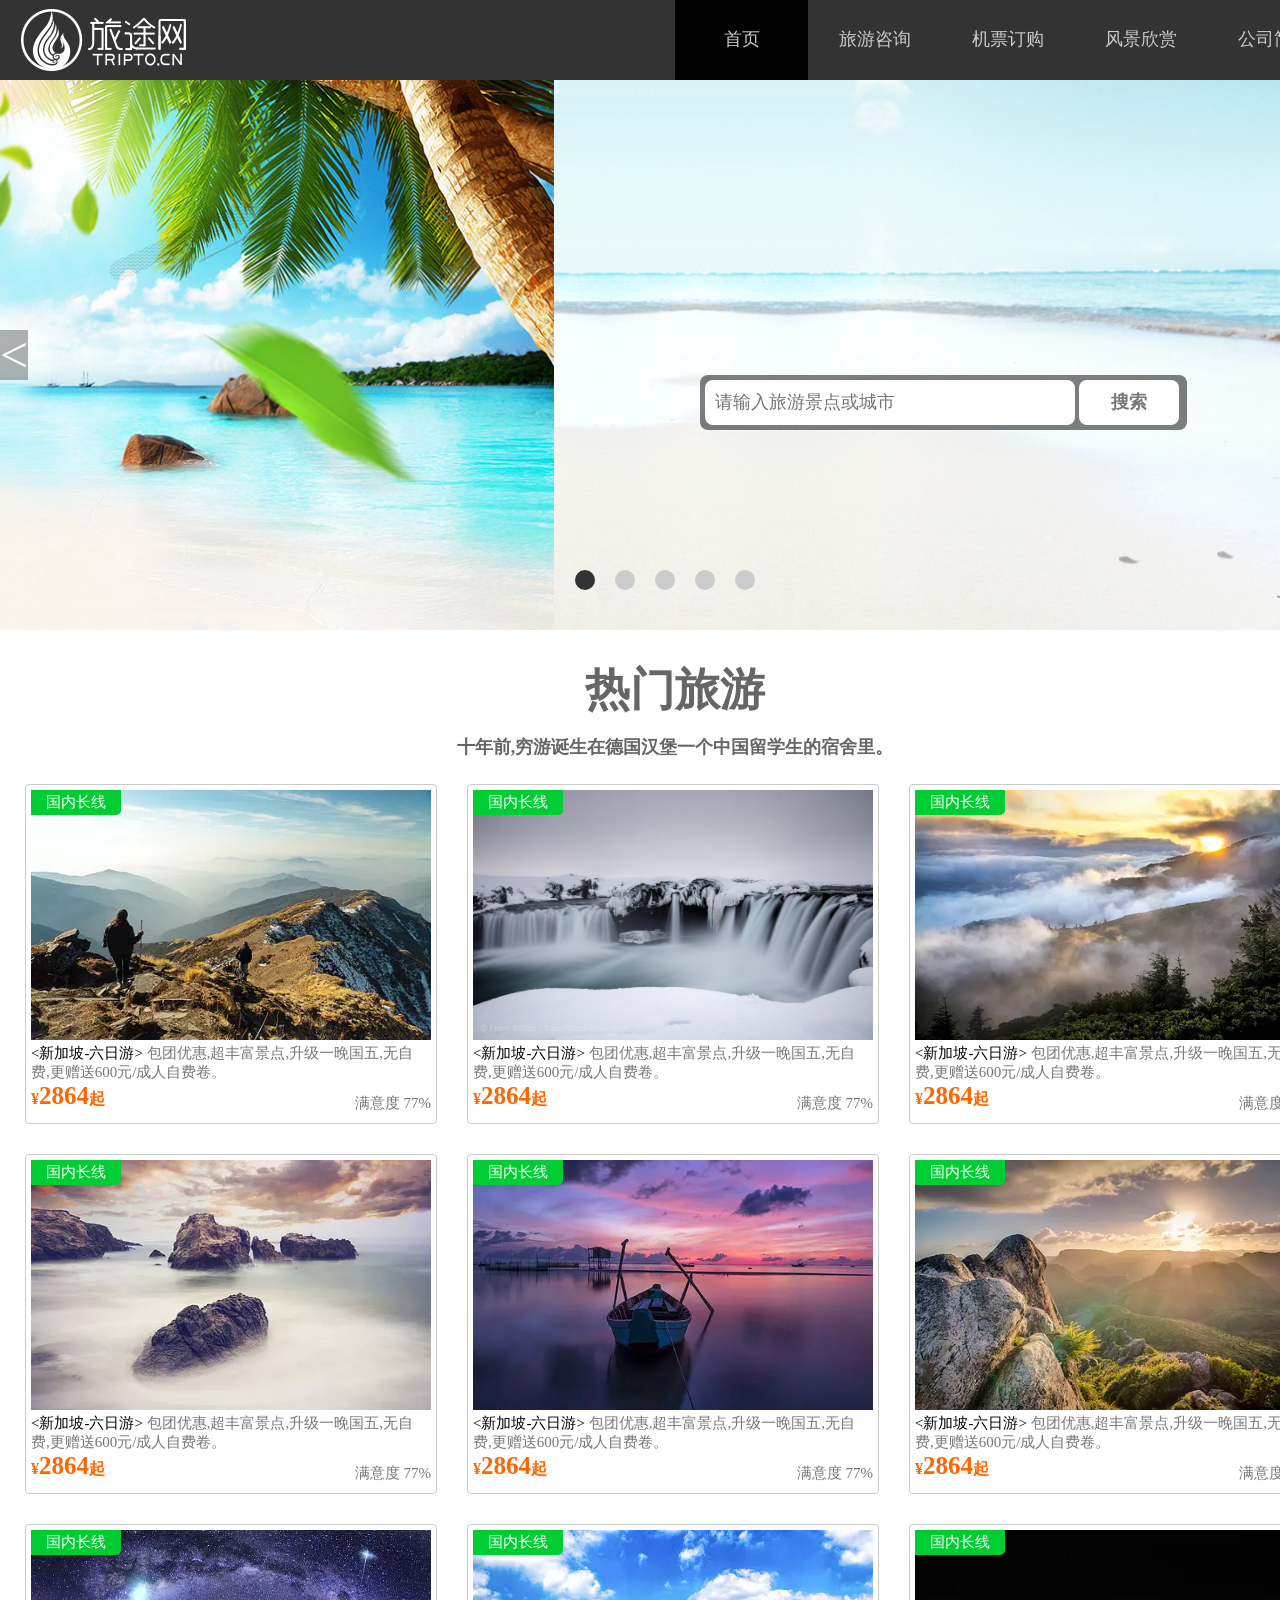
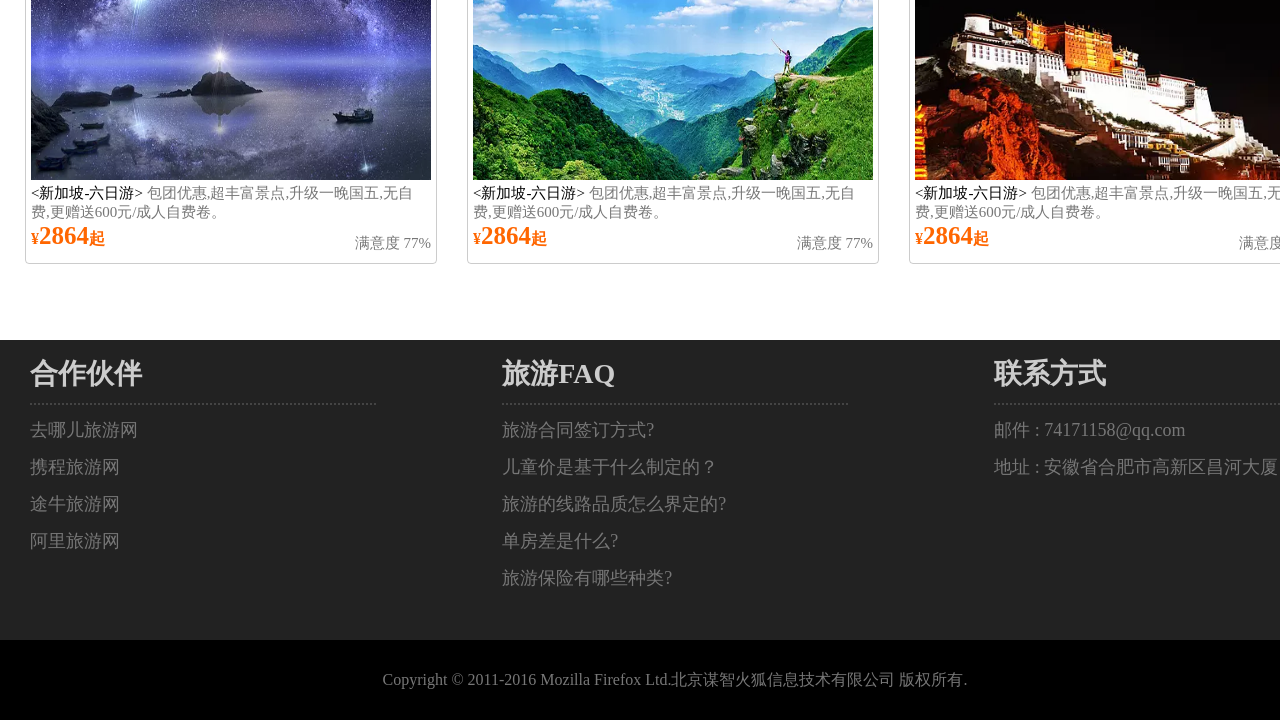
<file: index.html>
<!doctype html>
<html>
<head>
<meta charset="utf-8">
<title>首页</title>
<link rel="stylesheet" type="text/css" href="css/首页.css">
</head>

<body>
<div class="content">
	<header>
      <div class="head"> 
    	<div class="head_img">
          <img src="img/2.png">
        </div>
        <div class="head_text">
            <a href="index.html"><div class="text_cont">首页</div></a>
            <a href="index_lyzx.html"><div class="text">旅游咨询</div></a>
            <a href="index_jpdg.html"><div class="text">机票订购</div></a>
            <a href="index_fjxs.html"><div class="text">风景欣赏</div></a>
            <a href="index_gsjj.html"><div class="text">公司简介</div></a>
        </div>
      </div>
    </header>
     <section class="cont_bg">
      <div class="img" id="cont">
        	<div class="img_1" style="left:-100%" id="list">
                <img src="img/103.jpg" id="img">
                <img src="img/104.jpg">
                <img src="img/100.jpg">
                <img src="img/101.jpg">
                <img src="img/102.jpg">
                <img src="img/103.jpg">
                <img src="img/104.jpg">
            </div>
            <div id="button" class="button">
                <span index="1" class="on"></span>
                <span index="2"></span>
                <span index="3"></span>
                <span index="4"></span>
                <span index="5"></span>
            </div>
            <a class="prev arrow" id="prev" onClick="left()"> < </a>
            <a class="next arrow" id="next" onClick="right()"> > </a>
		</div>
<script src="js/js.js"></script>
     
      <form action="###" method="post" class="cont_search">
        <input type="search" name="search" placeholder="请输入旅游景点或城市">
        <button type="submit" name="submit"><strong>搜索</strong></button>
      </form>
     </section>
    <section class="cont_place">
       <h1>热门旅游</h1>
       <h2>十年前,穷游诞生在德国汉堡一个中国留学生的宿舍里。</h2>
     <div class="place_cont">
       <div class="cont_img">
         <div class="place_cont_gncx">
          国内长线
         </div>
         <img src="img/10.jpg">
         <bdo><新加坡-六日游></bdo> 包团优惠,超丰富景点,升级一晚国五,无自费,更赠送600元/成人自费卷。<br>
         <b>2864</b><span class="span">满意度&nbsp;77%</span>
        </div>
        <div class="cont_img">
         <div class="place_cont_gncx">
          国内长线
         </div>
        <img src="img/51.jpg">
        <bdo><新加坡-六日游></bdo> 包团优惠,超丰富景点,升级一晚国五,无自费,更赠送600元/成人自费卷。<br>
        <b>2864</b><span class="span">满意度&nbsp;77%</span>
        </div>
         <div class="cont_img">
         <div class="place_cont_gncx">
          国内长线
         </div>
        <img src="img/3.jpg">
        <bdo><新加坡-六日游></bdo> 包团优惠,超丰富景点,升级一晚国五,无自费,更赠送600元/成人自费卷。<br>
        <b>2864</b><span class="span">满意度&nbsp;77%</span>
        </div>
         <div class="cont_img">
         <div class="place_cont_gncx">
          国内长线
         </div>
        <img src="img/4.jpg">
        <bdo><新加坡-六日游></bdo> 包团优惠,超丰富景点,升级一晚国五,无自费,更赠送600元/成人自费卷。<br>
        <b>2864</b><span class="span">满意度&nbsp;77%</span>
        </div>
         <div class="cont_img">
         <div class="place_cont_gncx">
          国内长线
         </div>
        <img src="img/5.jpg">
        <bdo><新加坡-六日游></bdo> 包团优惠,超丰富景点,升级一晚国五,无自费,更赠送600元/成人自费卷。<br>
        <b>2864</b><span class="span">满意度&nbsp;77%</span>
        </div>
         <div class="cont_img">
         <div class="place_cont_gncx">
          国内长线
         </div>
        <img src="img/6.jpg">
        <bdo><新加坡-六日游></bdo> 包团优惠,超丰富景点,升级一晚国五,无自费,更赠送600元/成人自费卷。<br>
        <b>2864</b><span class="span">满意度&nbsp;77%</span>
        </div>
         <div class="cont_img">
         <div class="place_cont_gncx">
          国内长线
         </div>
        <img src="img/7.jpg">
        <bdo><新加坡-六日游></bdo> 包团优惠,超丰富景点,升级一晚国五,无自费,更赠送600元/成人自费卷。<br>
        <b>2864</b><span class="span">满意度&nbsp;77%</span>
        </div>
         <div class="cont_img">
         <div class="place_cont_gncx">
          国内长线
         </div>
        <img src="img/8.jpg">
        <bdo><新加坡-六日游></bdo> 包团优惠,超丰富景点,升级一晚国五,无自费,更赠送600元/成人自费卷。<br>
        <b>2864</b><span class="span">满意度&nbsp;77%</span>
        </div>
         <div class="cont_img">
         <div class="place_cont_gncx">
          国内长线
         </div>
        <img src="img/9.jpg">
        <bdo><新加坡-六日游></bdo> 包团优惠,超丰富景点,升级一晚国五,无自费,更赠送600元/成人自费卷。<br>
        <b>2864</b><span class="span">满意度&nbsp;77%</span>    
       </div>
     </div>
    </section>
    <section class="cont_foot">
     <div class="foot_cont">
      <div class="foot_text">
        <div class="foot_title"><strong>合作伙伴</strong></div>
          <p>去哪儿旅游网</p>
          <p>携程旅游网</p>
          <p>途牛旅游网</p>
          <p>阿里旅游网</p>
        </div>
      <div class="foot_text">
        <div class="foot_title"><strong>旅游FAQ</strong></div>
          <p>旅游合同签订方式?</p>
          <p>儿童价是基于什么制定的？</p>
          <p>旅游的线路品质怎么界定的?</p>
          <p>单房差是什么?</p>
          <p>旅游保险有哪些种类?</p>
        </div>
      <div class="foot_text1">
        <div class="foot_title"><strong>联系方式</strong></div>
          <p>邮件 : 74171158@qq.com</p>
          <p>地址 : 安徽省合肥市高新区昌河大厦</p>
        </div>
     </div>
    </section>
	<footer>
      <div class="footer_cont">
      Copyright &copy; 2011-2016 Mozilla Firefox Ltd.北京谋智火狐信息技术有限公司 版权所有.
      </div>
    
    
    </footer>


</div>
</body>
</html>
</file>
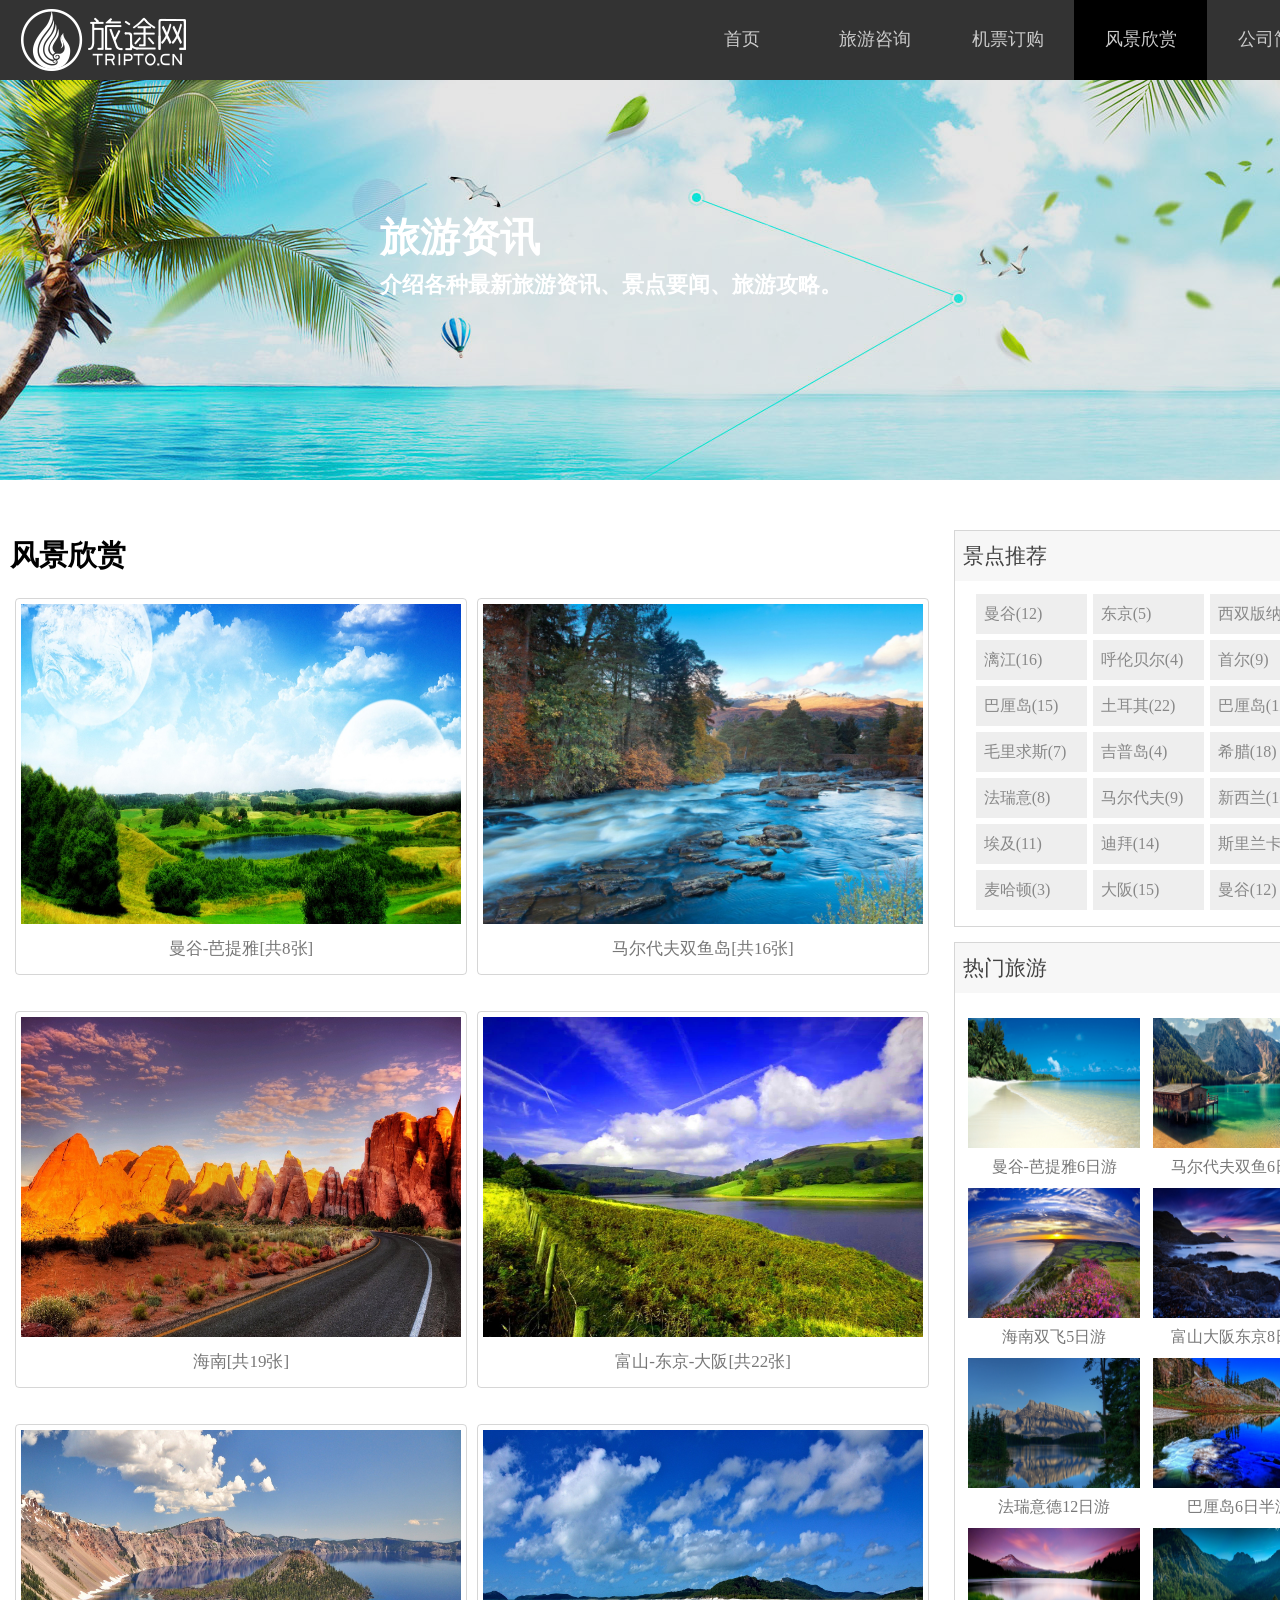
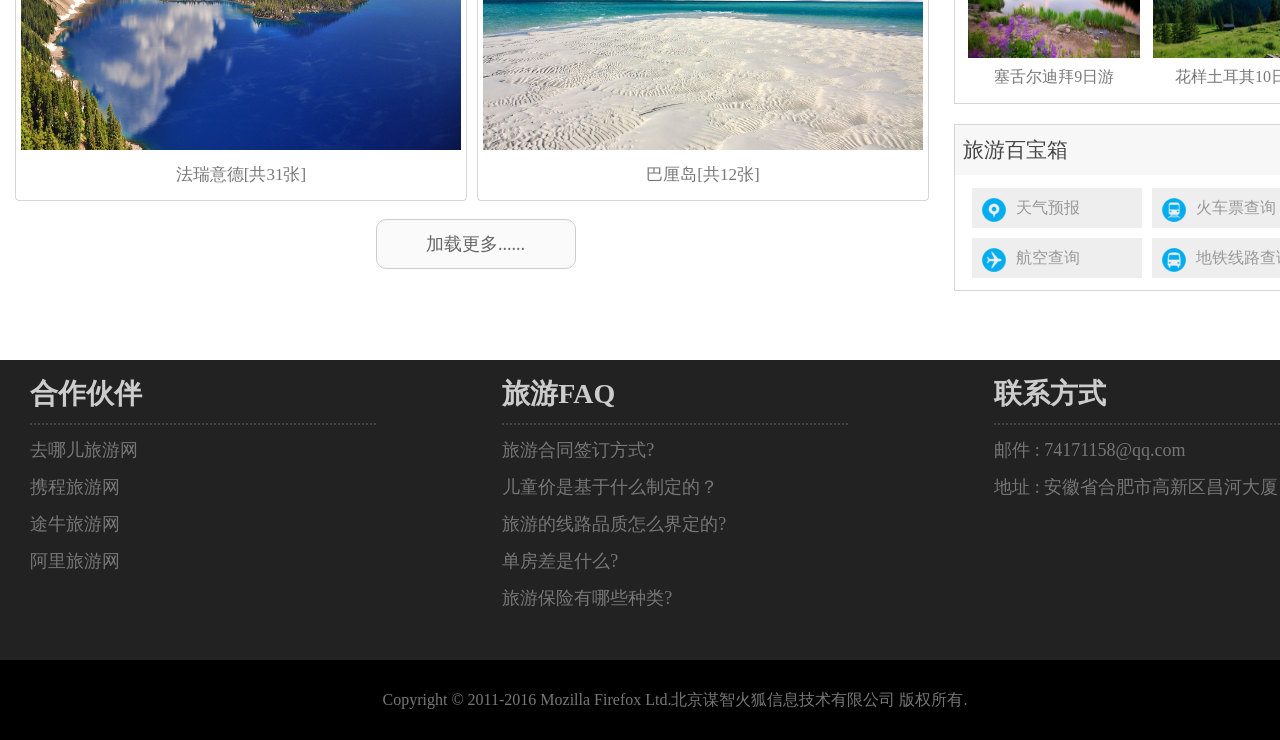
<file: index_fjxs.html>
<!doctype html>
<html>
<head>
<meta charset="utf-8">
<title>风景欣赏</title>
<link rel="stylesheet" type="text/css" href="css/风景欣赏.css">
</head>

<body>
<div class="content">
	<header>
      <div class="head"> 
    	<div class="head_img">
          <img src="img/2.png">
        </div>
        <div class="head_text">
            <a href="index.html"><div class="text">首页</div></a>
            <a href="index_lyzx.html"><div class="text">旅游咨询</div></a>
            <a href="index_jpdg.html"><div class="text">机票订购</div></a>
            <a href="index_fjxs.html"><div class="text_cont">风景欣赏</div></a>
            <a href="index_gsjj.html"><div class="text">公司简介</div></a>
        </div>
      </div>
    </header>
     <section class="cont_bg">
     <div class="bg_cont">
     <h1>旅游资讯</h1>
     <h2>介绍各种最新旅游资讯、景点要闻、旅游攻略。</h2>
     </div>
     </section>
    <section class="cont">
      <div class="zx_content">
        <div class="left_content">
            <div class="left_title">
            <b>风景欣赏</b>
            </div>
            <div class="left_cont">
                <img src="img/77.jpg">
                <p>曼谷-芭提雅[共8张]</p>
            </div>
            <div class="left_cont">
                <img src="img/72.jpg">
                <p>马尔代夫双鱼岛[共16张]</p>
            </div>
            <div class="left_cont">
                <img src="img/73.jpg">
                <p>海南[共19张]</p>
            </div>
            <div class="left_cont">
                <img src="img/74.jpg">
               <p>富山-东京-大阪[共22张]</p>
            </div>
            <div class="left_cont">
                <img src="img/79.jpg">
               <p>法瑞意德[共31张]</p>
            </div>
            <div class="left_cont">
                <img src="img/78.jpg">
               <p>巴厘岛[共12张]</p>
            </div>
            <button type="button" name="but" class="left_but">加载更多......</button>
        </div>
        <div class="right_content">
         <div class="right_ttl">
          <div class="right_title">
          景点推荐
          <ul class="ul">
           <li>曼谷(12)</li>
           <li>东京(5)</li>
           <li>西双版纳(8)</li>
           <li>漓江(16)</li>
           <li>呼伦贝尔(4)</li>
           <li>首尔(9)</li>
           <li>巴厘岛(15)</li>
           <li>土耳其(22)</li>
           <li>巴厘岛(11)</li>
           <li>毛里求斯(7)</li>
           <li>吉普岛(4)</li>
           <li>希腊(18)</li>
           <li>法瑞意(8)</li>
           <li>马尔代夫(9)</li>
           <li>新西兰(16)</li>
           <li>埃及(11)</li>
           <li>迪拜(14)</li>
           <li>斯里兰卡(7)</li>
           <li>麦哈顿(3)</li>
           <li>大阪(15)</li>
           <li>曼谷(12)</li>
          </ul>
          </div>
         </div>
         <div class="right_img">
          <div class="right_title">
            热门旅游
           </div>
           <ul class="ul_img">
           <li><img src="img/70.jpg"><br><span>曼谷-芭提雅6日游</span></li>
           <li><img src="img/69.jpg"><br><span>马尔代夫双鱼6日游</span></li>
           <li><img src="img/68.jpg"><br><span>海南双飞5日游</span></li>
           <li><img src="img/67.jpg"><br><span>富山大阪东京8日游</span></li>
           <li><img src="img/66.jpg"><br><span>法瑞意德12日游</span></li>
           <li><img src="img/64.jpg"><br><span>巴厘岛6日半游</span></li>
           <li><img src="img/63.jpg"><br><span>塞舌尔迪拜9日游</span></li>
           <li><img src="img/62.jpg"><br><span>花样土耳其10日游</span></li>
          </ul>
         </div>
         <div class="right_foot">
          <div class="right_title">
            旅游百宝箱
           </div>
           <div class="right_foot_cont">
             <div class="footer_text"><img src="img/t.png"><span>天气预报</span></div>
             <div  class="footer_text"><img src="img/h.png"><span>火车票查询</span></div>
             <div  class="footer_text"><img src="img/f.png"><span>航空查询</span></div>
             <div  class="footer_text"><img src="img/d.png"><span>地铁线路查询</span></div>
           </div>
         </div>
        </div>
      </div>
    </section>
    <section class="cont_foot">
     <div class="foot_cont">
      <div class="foot_text">
        <div class="foot_title"><strong>合作伙伴</strong></div>
          <p>去哪儿旅游网</p>
          <p>携程旅游网</p>
          <p>途牛旅游网</p>
          <p>阿里旅游网</p>
        </div>
      <div class="foot_text">
        <div class="foot_title"><strong>旅游FAQ</strong></div>
          <p>旅游合同签订方式?</p>
          <p>儿童价是基于什么制定的？</p>
          <p>旅游的线路品质怎么界定的?</p>
          <p>单房差是什么?</p>
          <p>旅游保险有哪些种类?</p>
        </div>
      <div class="foot_text1">
        <div class="foot_title"><strong>联系方式</strong></div>
          <p>邮件 : 74171158@qq.com</p>
          <p>地址 : 安徽省合肥市高新区昌河大厦</p>
        </div>
     </div>
    </section>
	<footer>
      <div class="footer_cont">
      Copyright &copy; 2011-2016 Mozilla Firefox Ltd.北京谋智火狐信息技术有限公司 版权所有.
      </div>
    </footer>
</body>
</html>
</file>
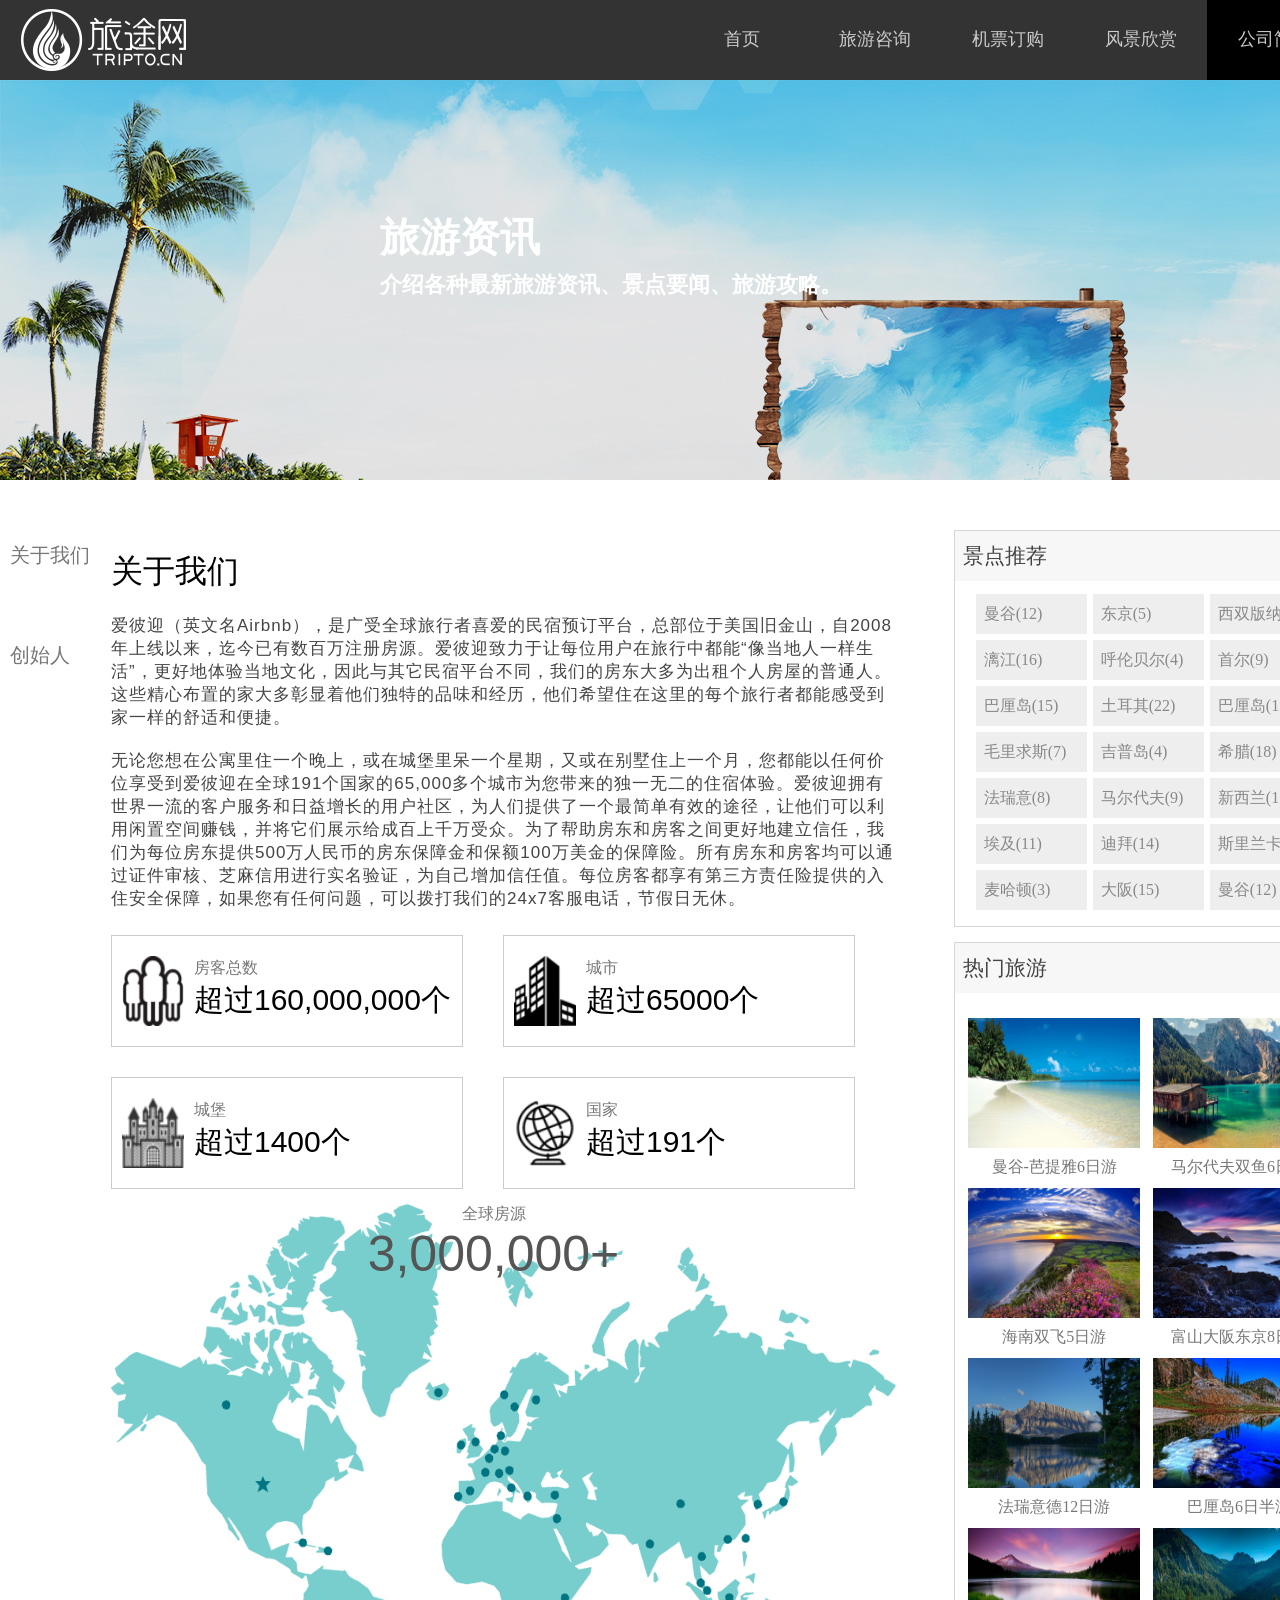
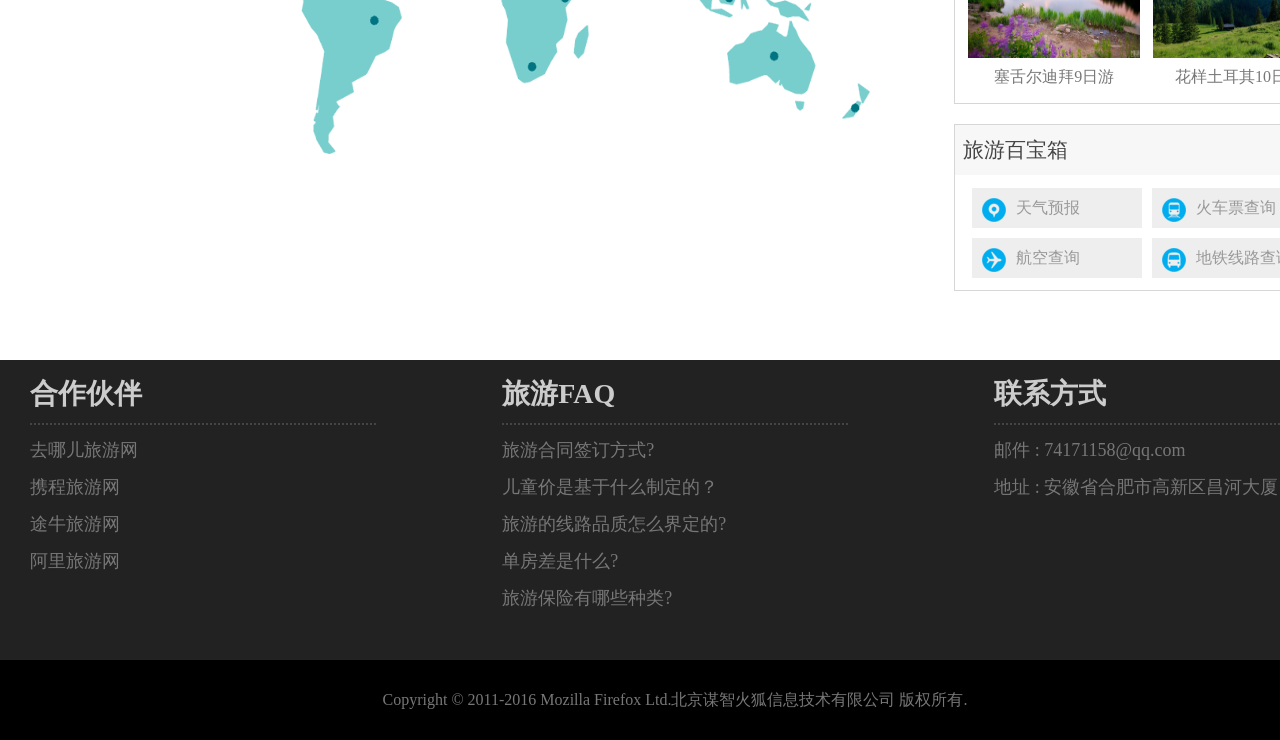
<file: index_gsjj.html>
<!doctype html>
<html>
<head>
<meta charset="utf-8">
<link rel="stylesheet" type="text/css" href="css/关于我们.css">
<title>关于我们</title>
</head>

<body><div class="content">
	<header>
      <div class="head"> 
    	<div class="head_img">
          <img src="img/2.png">
        </div>
        <div class="head_text">
            <a href="index.html"><div class="text">首页</div></a>
            <a href="index_lyzx.html"><div class="text">旅游咨询</div></a>
            <a href="index_jpdg.html"><div class="text">机票订购</div></a>
            <a href="index_fjxs.html"><div class="text">风景欣赏</div></a>
            <a href="index_gsjj.html"><div class="text_cont">公司简介</div></a>
        </div>
      </div>
    </header>
     <section class="cont_bg">
     <div class="bg_cont">
     <h1>旅游资讯</h1>
     <h2>介绍各种最新旅游资讯、景点要闻、旅游攻略。</h2>
     </div>
     </section>
    <section class="cont">
      <div class="zx_content">
        <div class="left_content">
            <div class="left_title">
             <a href="html/about me.html" target="myframe">关于我们</a>
             <a href="html/创始人.html" target="myframe" class="a1">创始人</a>
            </div>
            <iframe src="html/about me.html" id="myframe" name="myframe"></iframe>
        </div>
        <div class="right_content">
         <div class="right_ttl">
          <div class="right_title">
          景点推荐
          <ul class="ul">
           <li>曼谷(12)</li>
           <li>东京(5)</li>
           <li>西双版纳(8)</li>
           <li>漓江(16)</li>
           <li>呼伦贝尔(4)</li>
           <li>首尔(9)</li>
           <li>巴厘岛(15)</li>
           <li>土耳其(22)</li>
           <li>巴厘岛(11)</li>
           <li>毛里求斯(7)</li>
           <li>吉普岛(4)</li>
           <li>希腊(18)</li>
           <li>法瑞意(8)</li>
           <li>马尔代夫(9)</li>
           <li>新西兰(16)</li>
           <li>埃及(11)</li>
           <li>迪拜(14)</li>
           <li>斯里兰卡(7)</li>
           <li>麦哈顿(3)</li>
           <li>大阪(15)</li>
           <li>曼谷(12)</li>
          </ul>
          </div>
         </div>
         <div class="right_img">
          <div class="right_title">
            热门旅游
           </div>
           <ul class="ul_img">
           <li><img src="img/70.jpg"><br><span>曼谷-芭提雅6日游</span></li>
           <li><img src="img/69.jpg"><br><span>马尔代夫双鱼6日游</span></li>
           <li><img src="img/68.jpg"><br><span>海南双飞5日游</span></li>
           <li><img src="img/67.jpg"><br><span>富山大阪东京8日游</span></li>
           <li><img src="img/66.jpg"><br><span>法瑞意德12日游</span></li>
           <li><img src="img/64.jpg"><br><span>巴厘岛6日半游</span></li>
           <li><img src="img/63.jpg"><br><span>塞舌尔迪拜9日游</span></li>
           <li><img src="img/62.jpg"><br><span>花样土耳其10日游</span></li>
          </ul>
         </div>
         <div class="right_foot">
          <div class="right_title">
            旅游百宝箱
           </div>
           <div class="right_foot_cont">
             <div class="footer_text"><img src="img/t.png"><span>天气预报</span></div>
             <div  class="footer_text"><img src="img/h.png"><span>火车票查询</span></div>
             <div  class="footer_text"><img src="img/f.png"><span>航空查询</span></div>
             <div  class="footer_text"><img src="img/d.png"><span>地铁线路查询</span></div>
           </div>
         </div>
        </div>
      </div>
    </section>
    <section class="cont_foot">
     <div class="foot_cont">
      <div class="foot_text">
        <div class="foot_title"><strong>合作伙伴</strong></div>
          <p>去哪儿旅游网</p>
          <p>携程旅游网</p>
          <p>途牛旅游网</p>
          <p>阿里旅游网</p>
        </div>
      <div class="foot_text">
        <div class="foot_title"><strong>旅游FAQ</strong></div>
          <p>旅游合同签订方式?</p>
          <p>儿童价是基于什么制定的？</p>
          <p>旅游的线路品质怎么界定的?</p>
          <p>单房差是什么?</p>
          <p>旅游保险有哪些种类?</p>
        </div>
      <div class="foot_text1">
        <div class="foot_title"><strong>联系方式</strong></div>
          <p>邮件 : 74171158@qq.com</p>
          <p>地址 : 安徽省合肥市高新区昌河大厦</p>
        </div>
     </div>
    </section>
	<footer>
      <div class="footer_cont">
      Copyright &copy; 2011-2016 Mozilla Firefox Ltd.北京谋智火狐信息技术有限公司 版权所有.
      </div>
    </footer>
</body>
</html>
</file>
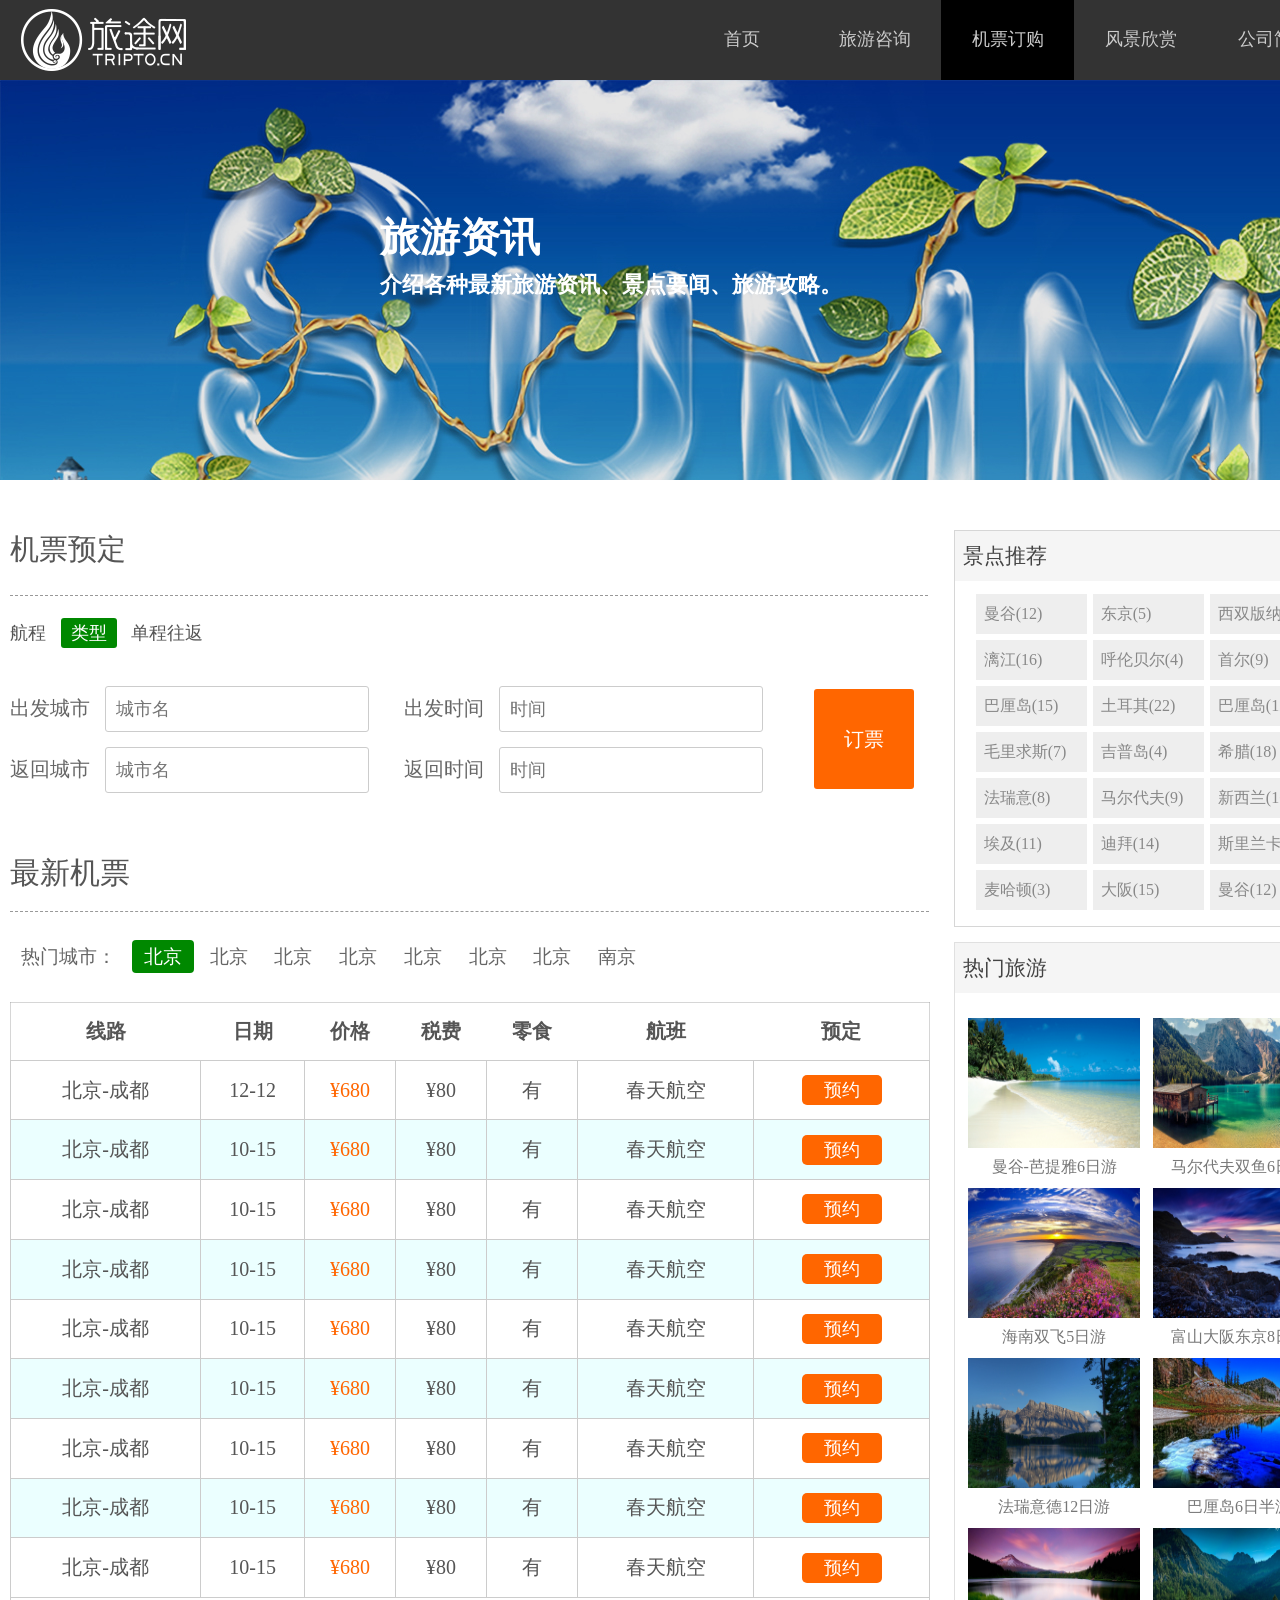
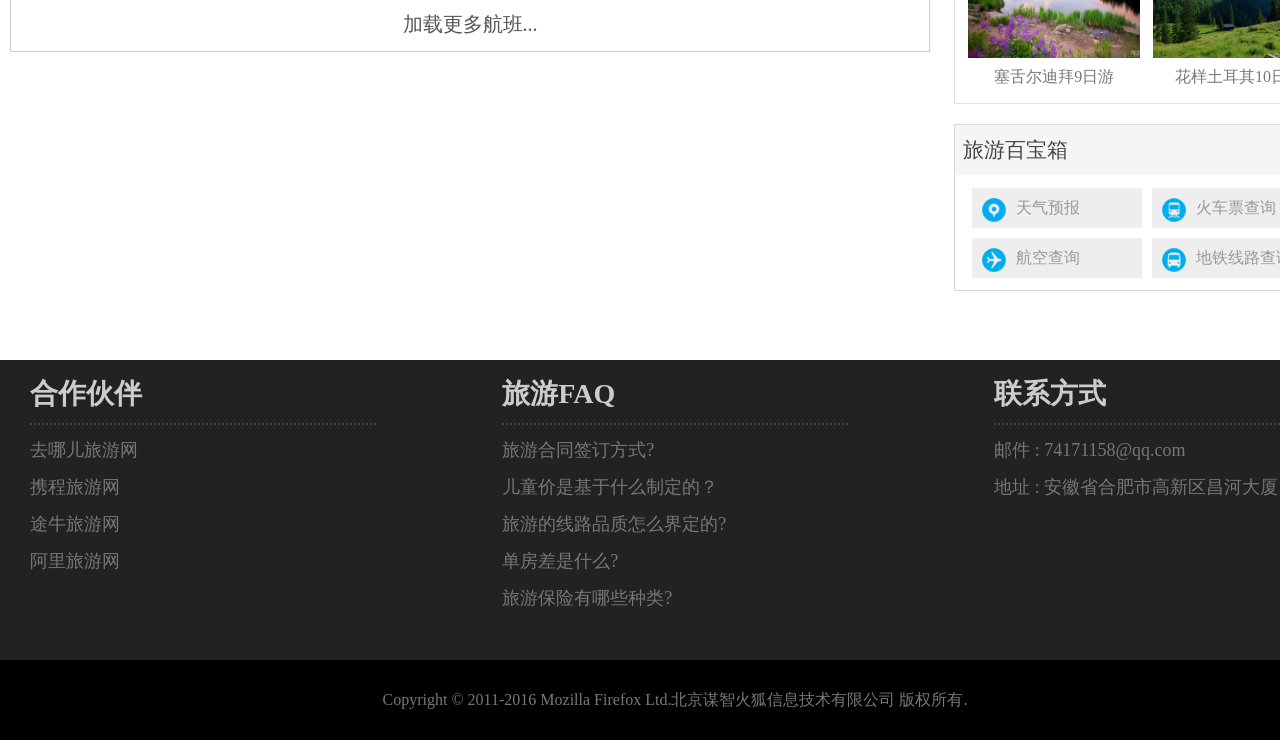
<file: index_jpdg.html>
<!doctype html>
<html>
<head>
<meta charset="utf-8">
<link rel="stylesheet" type="text/css" href="css/机票订购.css">
<title>机票订购</title>
</head>

<body>
<div class="content">
	<header>
      <div class="head"> 
    	<div class="head_img">
          <img src="img/2.png">
        </div>
        <div class="head_text">
            <a href="index.html"><div class="text">首页</div></a>
            <a href="index_lyzx.html"><div class="text">旅游咨询</div></a>
            <a href="index_jpdg.html"><div class="text_cont">机票订购</div></a>
            <a href="index_fjxs.html"><div class="text">风景欣赏</div></a>
            <a href="index_gsjj.html"><div class="text">公司简介</div></a>
        </div>
      </div>
    </header>
     <section class="cont_bg">
     <div class="bg_cont">
     <h1>旅游资讯</h1>
     <h2>介绍各种最新旅游资讯、景点要闻、旅游攻略。</h2>
     </div>
     </section>
    <section class="cont">
      <div class="zx_content">
        <div class="left_content">
            <div class="left_title">
              <span>机票预定</span>
            </div>
            <div class="left_cont_ttl">
              <div class="left_cont_text">
               <ul class="ul1">
                   <li>航程</li>
                   <li><span>类型</span></li>
                   <li>单程往返</li>
               </ul>
              </div>
              <div class="left_cont_input">
              出发城市
              <input type="text" name="text" placeholder="城市名">
              出发时间
              <input type="text" name="text" placeholder="时间">
              返回城市
              <input type="text" name="text" placeholder="城市名">
              返回时间
              <input type="text" name="text" placeholder="时间">
              </div>
              <button type="button" name="b" class="left_cont_but">订票</button>
              <span class="span1">最新机票</span>
            </div>
              <ul class="ul2">
                   <li>热门城市：</li>
                   <span><li>北京</li></span>
                   <li>北京</li>
                   <li>北京</li>
                   <li>北京</li>
                   <li>北京</li>
                   <li>北京</li>
                   <li>北京</li>
                   <li>南京</li>
               </ul>
               <table>
                    <tr>
                        <th>线路</th>
                        <th>日期</th>
                        <th>价格</th>
                        <th>税费</th>
                        <th>零食</th>
                        <th>航班</th>
                        <th>预定</th>
                    </tr>
                    <tr>
                        <td>北京-成都</td>
                        <td>12-12</td>
                        <td class="td1">¥680</td>
                        <td>¥80</td>
                        <td>有</td>
                        <td>春天航空</td>
                        <td><button type="button" name="bu">预约</button></td>
                    </tr>
                    <tr class="tr">
                        <td>北京-成都</td>
                        <td>10-15</td>
                        <td class="td1">¥680</td>
                        <td>¥80</td>
                        <td>有</td>
                        <td>春天航空</td>
                        <td><button type="button" name="bu">预约</button></td>
                    </tr>
                    <tr>
                        <td>北京-成都</td>
                        <td>10-15</td>
                        <td class="td1">¥680</td>
                        <td>¥80</td>
                        <td>有</td>
                        <td>春天航空</td>
                        <td><button type="button" name="bu">预约</button></td>
                    </tr>
                    <tr class="tr">
                        <td>北京-成都</td>
                        <td>10-15</td>
                        <td class="td1">¥680</td>
                        <td>¥80</td>
                        <td>有</td>
                        <td>春天航空</td>
                        <td><button type="button" name="bu">预约</button></td>
                    </tr>
                    <tr>
                        <td>北京-成都</td>
                        <td>10-15</td>
                        <td class="td1">¥680</td>
                        <td>¥80</td>
                        <td>有</td>
                        <td>春天航空</td>
                        <td><button type="button" name="bu">预约</button></td>
                    </tr>
                    <tr class="tr">
                        <td>北京-成都</td>
                        <td>10-15</td>
                        <td class="td1">¥680</td>
                        <td>¥80</td>
                        <td>有</td>
                        <td>春天航空</td>
                        <td><button type="button" name="bu">预约</button></td>
                    </tr>
                    <tr>
                        <td>北京-成都</td>
                        <td>10-15</td>
                        <td class="td1">¥680</td>
                        <td>¥80</td>
                        <td>有</td>
                        <td>春天航空</td>
                        <td><button type="button" name="bu">预约</button></td>
                    </tr>
                    <tr class="tr">
                        <td>北京-成都</td>
                        <td>10-15</td>
                        <td class="td1">¥680</td>
                        <td>¥80</td>
                        <td>有</td>
                        <td>春天航空</td>
                        <td><button type="button" name="bu">预约</button></td>
                    </tr>
                    <tr>
                        <td>北京-成都</td>
                        <td>10-15</td>
                        <td class="td1">¥680</td>
                        <td>¥80</td>
                        <td>有</td>
                        <td>春天航空</td>
                        <td><button type="button" name="bu">预约</button></td>
                    </tr>
                    <tr>
                      <td colspan="7">加载更多航班...</td>
                    </tr>
               </table>
        </div>
        <div class="right_content">
         <div class="right_ttl">
          <div class="right_title">
          景点推荐
          <ul class="ul">
           <li>曼谷(12)</li>
           <li>东京(5)</li>
           <li>西双版纳(8)</li>
           <li>漓江(16)</li>
           <li>呼伦贝尔(4)</li>
           <li>首尔(9)</li>
           <li>巴厘岛(15)</li>
           <li>土耳其(22)</li>
           <li>巴厘岛(11)</li>
           <li>毛里求斯(7)</li>
           <li>吉普岛(4)</li>
           <li>希腊(18)</li>
           <li>法瑞意(8)</li>
           <li>马尔代夫(9)</li>
           <li>新西兰(16)</li>
           <li>埃及(11)</li>
           <li>迪拜(14)</li>
           <li>斯里兰卡(7)</li>
           <li>麦哈顿(3)</li>
           <li>大阪(15)</li>
           <li>曼谷(12)</li>
          </ul>
          </div>
         </div>
         <div class="right_img">
          <div class="right_title">
            热门旅游
           </div>
           <ul class="ul_img">
           <li><img src="img/70.jpg"><br><span>曼谷-芭提雅6日游</span></li>
           <li><img src="img/69.jpg"><br><span>马尔代夫双鱼6日游</span></li>
           <li><img src="img/68.jpg"><br><span>海南双飞5日游</span></li>
           <li><img src="img/67.jpg"><br><span>富山大阪东京8日游</span></li>
           <li><img src="img/66.jpg"><br><span>法瑞意德12日游</span></li>
           <li><img src="img/64.jpg"><br><span>巴厘岛6日半游</span></li>
           <li><img src="img/63.jpg"><br><span>塞舌尔迪拜9日游</span></li>
           <li><img src="img/62.jpg"><br><span>花样土耳其10日游</span></li>
          </ul>
         </div>
         <div class="right_foot">
          <div class="right_title">
            旅游百宝箱
           </div>
           <div class="right_foot_cont">
             <div class="footer_text"><img src="img/t.png"><span>天气预报</span></div>
             <div  class="footer_text"><img src="img/h.png"><span>火车票查询</span></div>
             <div  class="footer_text"><img src="img/f.png"><span>航空查询</span></div>
             <div  class="footer_text"><img src="img/d.png"><span>地铁线路查询</span></div>
           </div>
         </div>
        </div>
      </div>
    </section>
    <section class="cont_foot">
     <div class="foot_cont">
      <div class="foot_text">
        <div class="foot_title"><strong>合作伙伴</strong></div>
          <p>去哪儿旅游网</p>
          <p>携程旅游网</p>
          <p>途牛旅游网</p>
          <p>阿里旅游网</p>
        </div>
      <div class="foot_text">
        <div class="foot_title"><strong>旅游FAQ</strong></div>
          <p>旅游合同签订方式?</p>
          <p>儿童价是基于什么制定的？</p>
          <p>旅游的线路品质怎么界定的?</p>
          <p>单房差是什么?</p>
          <p>旅游保险有哪些种类?</p>
        </div>
      <div class="foot_text1">
        <div class="foot_title"><strong>联系方式</strong></div>
          <p>邮件 : 74171158@qq.com</p>
          <p>地址 : 安徽省合肥市高新区昌河大厦</p>
        </div>
     </div>
    </section>
	<footer>
      <div class="footer_cont">
      Copyright &copy; 2011-2016 Mozilla Firefox Ltd.北京谋智火狐信息技术有限公司 版权所有.
      </div>
    </footer>
</div>
</body>
</html>
</file>
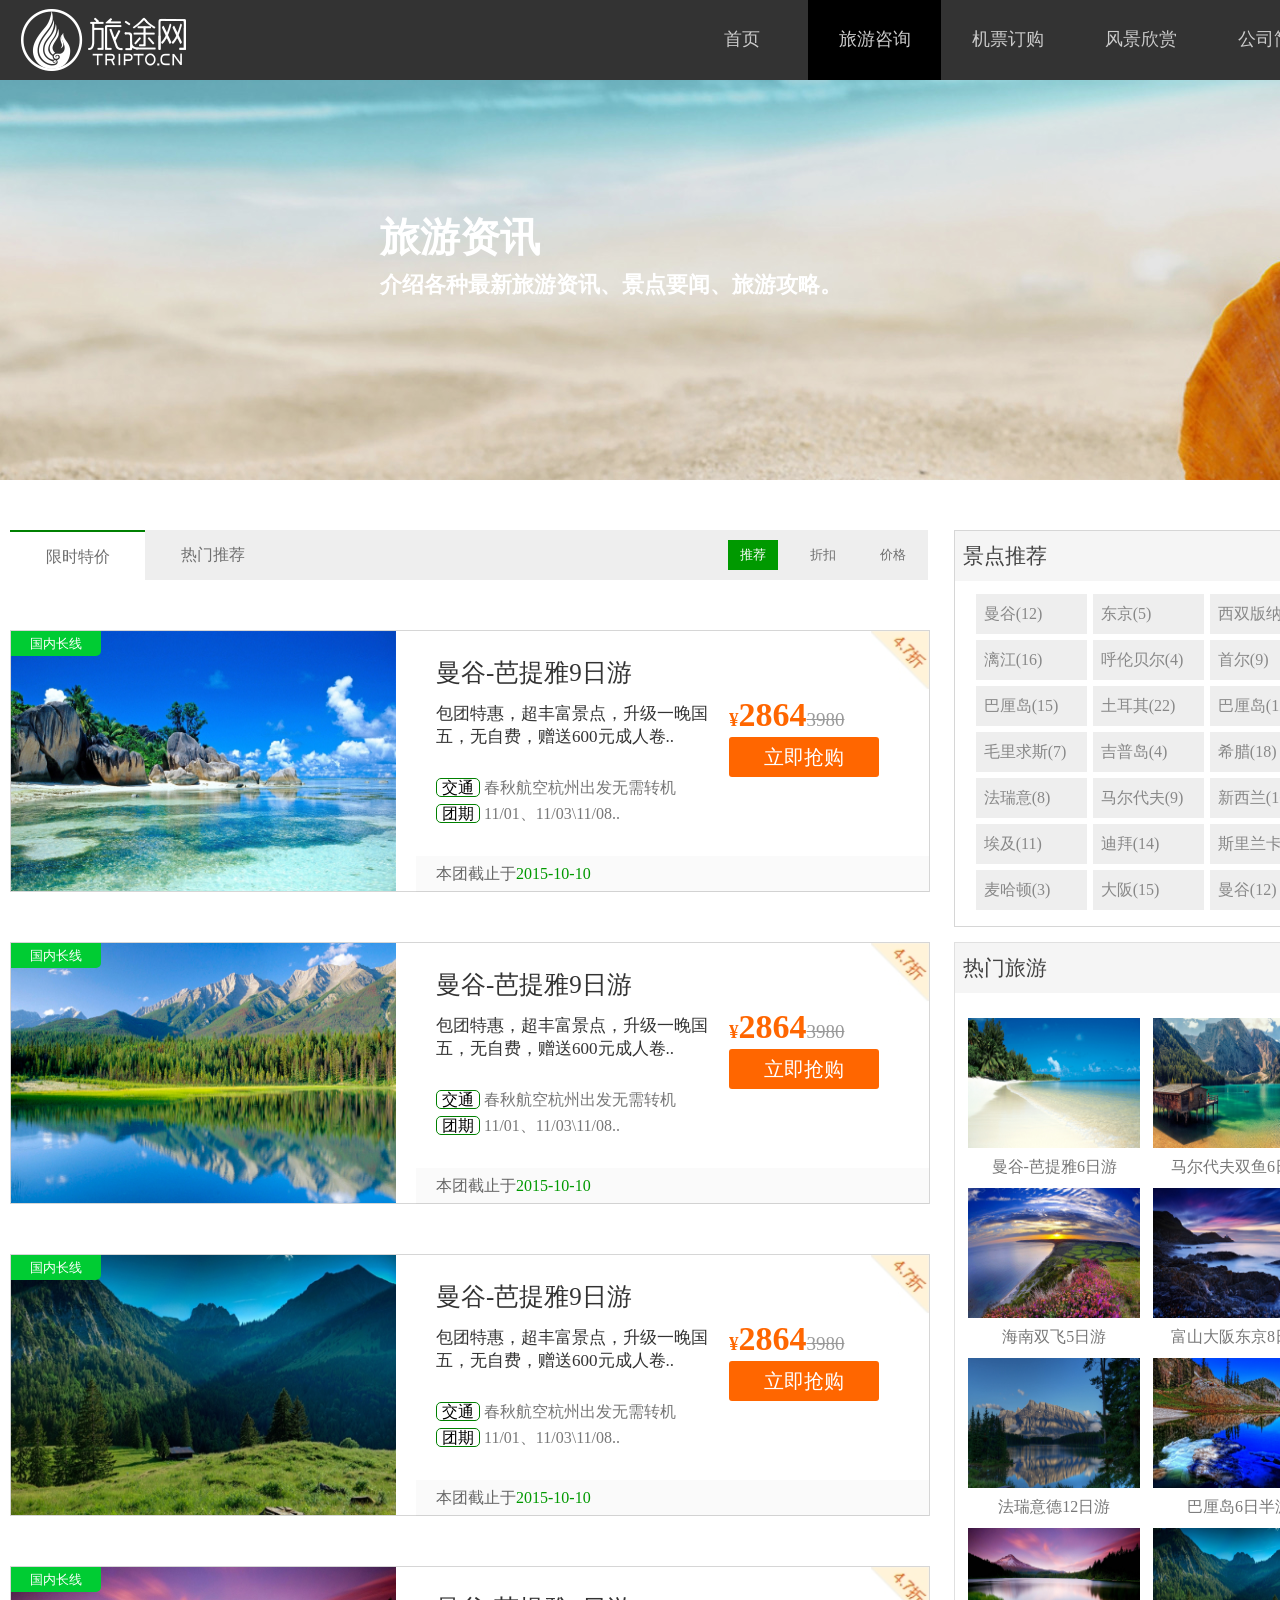
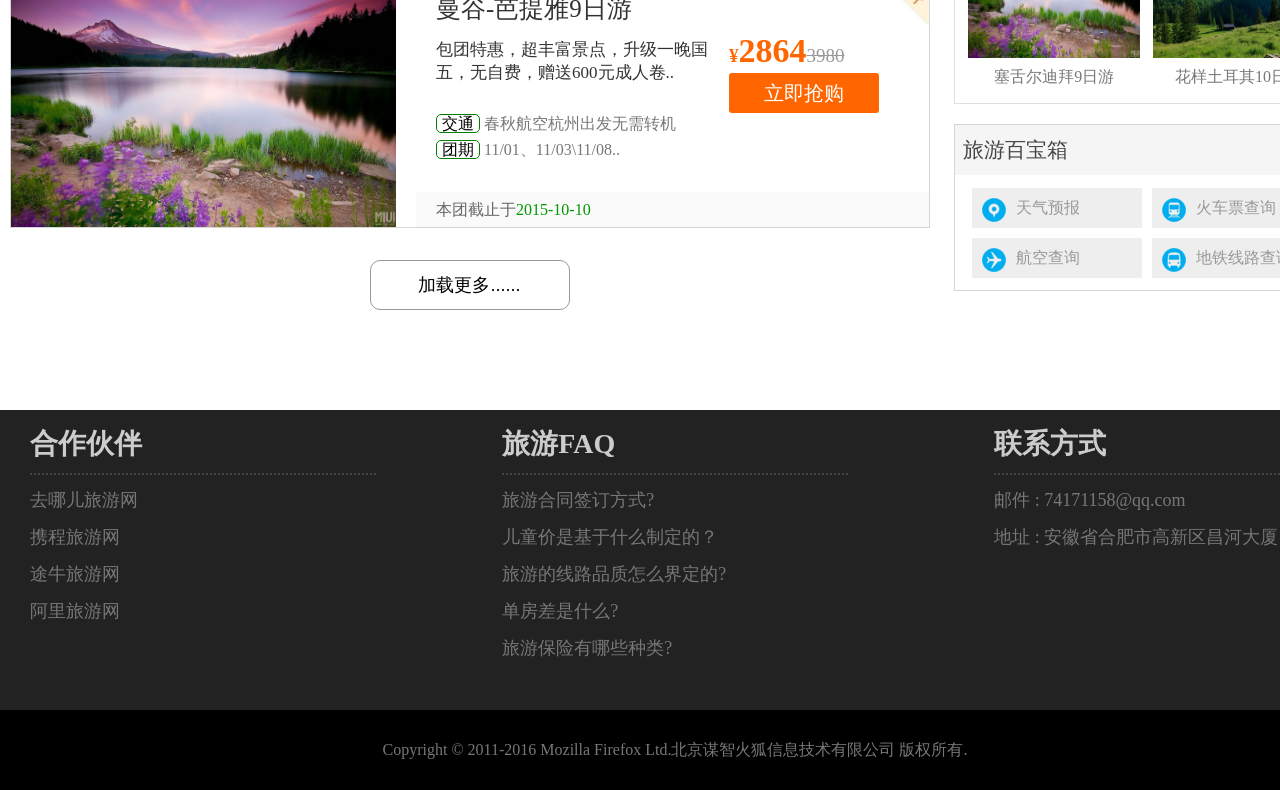
<file: index_lyzx.html>
<!doctype html>
<html>
<head>
<meta charset="utf-8">
<title>旅游咨询</title>
<link rel="stylesheet" type="text/css" href="css/旅游咨询.css">
</head>

<body>
<div class="content">
	<header>
      <div class="head"> 
    	<div class="head_img">
          <img src="img/2.png">
        </div>
        <div class="head_text">
            <a href="index.html"><div class="text">首页</div></a>
            <a href="index_lyzx.html"><div class="text_cont">旅游咨询</div></a>
            <a href="index_jpdg.html"><div class="text">机票订购</div></a>
            <a href="index_fjxs.html"><div class="text">风景欣赏</div></a>
            <a href="index_gsjj.html"><div class="text">公司简介</div></a>
        </div>
      </div>
    </header>
     <section class="cont_bg">
     <div class="bg_cont">
     <h1>旅游资讯</h1>
     <h2>介绍各种最新旅游资讯、景点要闻、旅游攻略。</h2>
     </div>
     </section>
    <section class="cont_1">
      <div class="zx_content">
        <div class="left_content">
            <div class="left_title">
                <div class="selected">限时特价</div>
                <div class="lf_title_rmtj">热门推荐</div>
                <a href="###"><span class="lf_ttl_cont">价格</span></a>
                <a href="###"><span class="lf_ttl_cont">折扣</span></a>
                <a href="###"><span class="lf_title_cont">推荐</span></a>
            </div>
            <div class="cont">
                <abbr class="show">
                    <div class="left_cont">
                      <div class="place_cont_gncx">
                       国内长线
                      </div>
                      <img src="img/7.png" class="img">
                        <img src="img/60.jpg">
                        <div class="left_cont_text">
                        <bdo>曼谷-芭提雅9日游</bdo>
                        <p>包团特惠，超丰富景点，升级一晚国五，无自费，赠送600元成人卷..</p>
                        <div class="left_text"><span class="span">交通</span> 春秋航空杭州出发无需转机</div>
                        <div class="lf_text"><span class="span">团期</span> 11/01、11/03\11/08..</div>
                        </div>
                        <div class="left_cont_2864">
                        <b>2864</b><s>3980</s><br>
                        <button type="button" name="button">立即抢购</button>
                        </div>
                        <div class="left_cont_foot">
                        本团截止于<span>2015-10-10</span>
                        </div>
                    </div>
                    <div class="left_cont">
                      <div class="place_cont_gncx">
                       国内长线
                      </div>
                      <img src="img/7.png" class="img">
                        <img src="img/61.jpg">
                        <div class="left_cont_text">
                        <bdo>曼谷-芭提雅9日游</bdo>
                        <p>包团特惠，超丰富景点，升级一晚国五，无自费，赠送600元成人卷..</p>
                        <div class="left_text"><span class="span">交通</span> 春秋航空杭州出发无需转机</div>
                        <div class="lf_text"><span class="span">团期</span> 11/01、11/03\11/08..</div>
                        </div>
                        <div class="left_cont_2864">
                        <b>2864</b><s>3980</s><br>
                        <button type="button" name="button">立即抢购</button>
                        </div>
                        <div class="left_cont_foot">
                        本团截止于<span>2015-10-10</span>
                        </div>
                    </div>
                    <div class="left_cont">
                      <div class="place_cont_gncx">
                       国内长线
                      </div>
                      <img src="img/7.png" class="img">
                        <img src="img/62.jpg">
                        <div class="left_cont_text">
                        <bdo>曼谷-芭提雅9日游</bdo>
                        <p>包团特惠，超丰富景点，升级一晚国五，无自费，赠送600元成人卷..</p>
                        <div class="left_text"><span class="span">交通</span> 春秋航空杭州出发无需转机</div>
                        <div class="lf_text"><span class="span">团期</span> 11/01、11/03\11/08..</div>
                        </div>
                        <div class="left_cont_2864">
                        <b>2864</b><s>3980</s><br>
                        <button type="button" name="button">立即抢购</button>
                        </div>
                        <div class="left_cont_foot">
                        本团截止于<span>2015-10-10</span>
                        </div>
                    </div>
                    <div class="left_cont">
                      <div class="place_cont_gncx">
                       国内长线
                      </div>
                      <img src="img/7.png" class="img">
                        <img src="img/63.jpg">
                        <div class="left_cont_text">
                        <bdo>曼谷-芭提雅9日游</bdo>
                        <p>包团特惠，超丰富景点，升级一晚国五，无自费，赠送600元成人卷..</p>
                        <div class="left_text"><span class="span">交通</span> 春秋航空杭州出发无需转机</div>
                        <div class="lf_text"><span class="span">团期</span> 11/01、11/03\11/08..</div>
                        </div>
                        <div class="left_cont_2864">
                        <b>2864</b><s>3980</s><br>
                        <button type="button" name="button">立即抢购</button>
                        </div>
                        <div class="left_cont_foot">
                        本团截止于<span>2015-10-10</span>
                        </div>
                    </div>
                </abbr>
                
                <abbr class="none">
                        <div class="left_cont_10">
                            <img src="img/77.jpg">
                            <p>曼谷-芭提雅[共8张]</p>
                        </div>
                        <div class="left_cont_10">
                            <img src="img/72.jpg">
                            <p>马尔代夫双鱼岛[共16张]</p>
                        </div>
                        <div class="left_cont_10">
                            <img src="img/73.jpg">
                            <p>海南[共19张]</p>
                        </div>
                        <div class="left_cont_10">
                            <img src="img/74.jpg">
                           <p>富山-东京-大阪[共22张]</p>
                        </div>
                        <div class="left_cont_10">
                            <img src="img/79.jpg">
                           <p>法瑞意德[共31张]</p>
                        </div>
                        <div class="left_cont_10">
                            <img src="img/78.jpg">
                           <p>巴厘岛[共12张]</p>
                        </div>
                </abbr>
            </div>
            <button type="button" name="but" class="left_but">加载更多......</button>
        </div>
        <div class="right_content">
         <div class="right_ttl">
          <div class="right_title">
          景点推荐
          <ul class="ul">
           <li>曼谷(12)</li>
           <li>东京(5)</li>
           <li>西双版纳(8)</li>
           <li>漓江(16)</li>
           <li>呼伦贝尔(4)</li>
           <li>首尔(9)</li>
           <li>巴厘岛(15)</li>
           <li>土耳其(22)</li>
           <li>巴厘岛(11)</li>
           <li>毛里求斯(7)</li>
           <li>吉普岛(4)</li>
           <li>希腊(18)</li>
           <li>法瑞意(8)</li>
           <li>马尔代夫(9)</li>
           <li>新西兰(16)</li>
           <li>埃及(11)</li>
           <li>迪拜(14)</li>
           <li>斯里兰卡(7)</li>
           <li>麦哈顿(3)</li>
           <li>大阪(15)</li>
           <li>曼谷(12)</li>
          </ul>
          </div>
         </div>
         <div class="right_img">
          <div class="right_title">
            热门旅游
           </div>
           <ul class="ul_img">
           <li><img src="img/70.jpg"><br><span>曼谷-芭提雅6日游</span></li>
           <li><img src="img/69.jpg"><br><span>马尔代夫双鱼6日游</span></li>
           <li><img src="img/68.jpg"><br><span>海南双飞5日游</span></li>
           <li><img src="img/67.jpg"><br><span>富山大阪东京8日游</span></li>
           <li><img src="img/66.jpg"><br><span>法瑞意德12日游</span></li>
           <li><img src="img/64.jpg"><br><span>巴厘岛6日半游</span></li>
           <li><img src="img/63.jpg"><br><span>塞舌尔迪拜9日游</span></li>
           <li><img src="img/62.jpg"><br><span>花样土耳其10日游</span></li>
          </ul>
         </div>
         <div class="right_foot">
          <div class="right_title">
            旅游百宝箱
           </div>
           <div class="right_foot_cont">
             <div class="footer_text"><img src="img/t.png"><span>天气预报</span></div>
             <div  class="footer_text"><img src="img/h.png"><span>火车票查询</span></div>
             <div  class="footer_text"><img src="img/f.png"><span>航空查询</span></div>
             <div  class="footer_text"><img src="img/d.png"><span>地铁线路查询</span></div>
           </div>
         </div>
        </div>
      </div>
    </section>
    <section class="cont_foot">
     <div class="foot_cont">
      <div class="foot_text">
        <div class="foot_title"><strong>合作伙伴</strong></div>
          <p>去哪儿旅游网</p>
          <p>携程旅游网</p>
          <p>途牛旅游网</p>
          <p>阿里旅游网</p>
        </div>
      <div class="foot_text">
        <div class="foot_title"><strong>旅游FAQ</strong></div>
          <p>旅游合同签订方式?</p>
          <p>儿童价是基于什么制定的？</p>
          <p>旅游的线路品质怎么界定的?</p>
          <p>单房差是什么?</p>
          <p>旅游保险有哪些种类?</p>
        </div>
      <div class="foot_text1">
        <div class="foot_title"><strong>联系方式</strong></div>
          <p>邮件 : 74171158@qq.com</p>
          <p>地址 : 安徽省合肥市高新区昌河大厦</p>
        </div>
     </div>
    </section>
	<footer>
      <div class="footer_cont">
      Copyright &copy; 2011-2016 Mozilla Firefox Ltd.北京谋智火狐信息技术有限公司 版权所有.
      </div>
    </footer>
</div>

<script>

		var tabs = document.getElementsByClassName('left_title')[0].getElementsByTagName('div'),
                contents = document.getElementsByClassName('cont_1')[0].getElementsByTagName('abbr');

            (function changeTab(tab) {
                for(var i = 0, len = tabs.length; i < len; i++) {
                    tabs[i].onclick = showTab;
                }
            })();

            function showTab() {
                for(var i = 0, len = tabs.length; i < len; i++) {
                    if(tabs[i] === this) {
                        tabs[i].className = 'selected';
                        contents[i].className = 'show';
                    } else {
                        tabs[i].className = 'lf_title_rmtj';
                        contents[i].className = 'none';
                    }
                }
            }
</script>
</body>
</html>
</file>
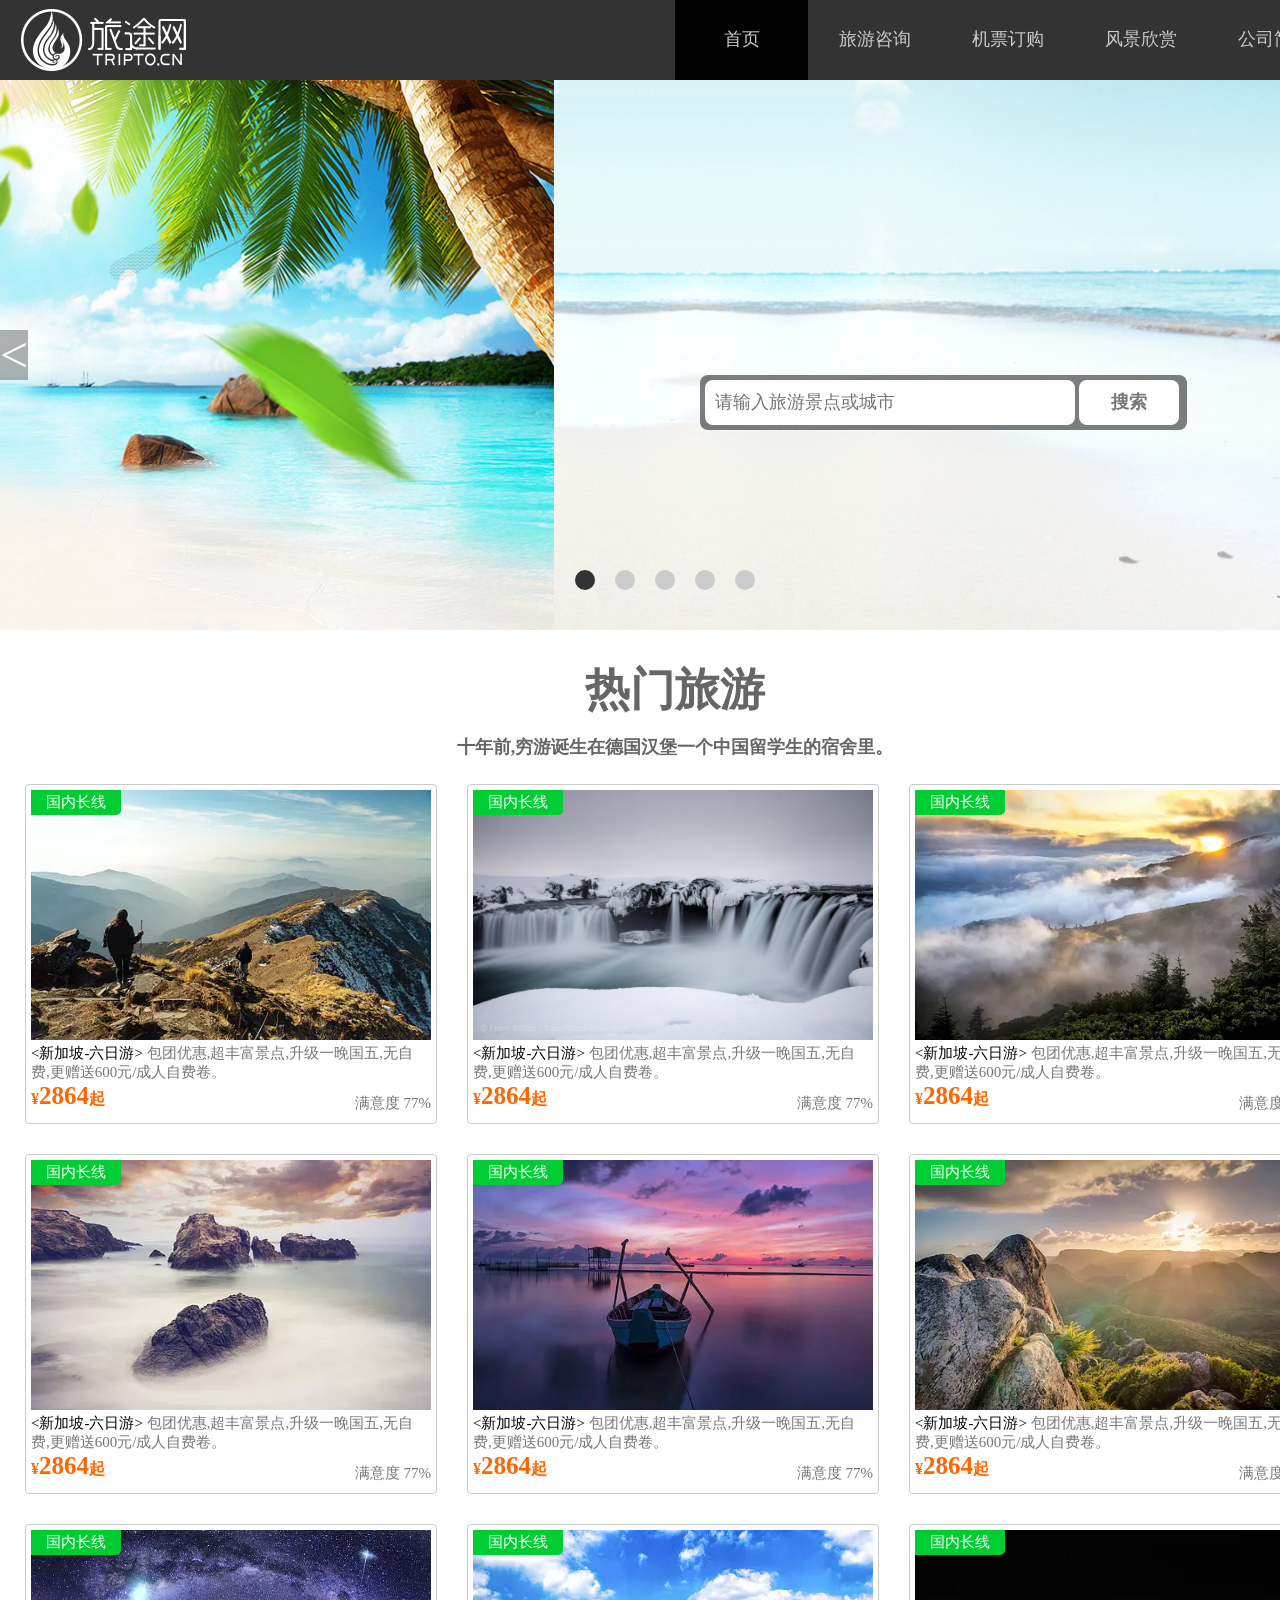
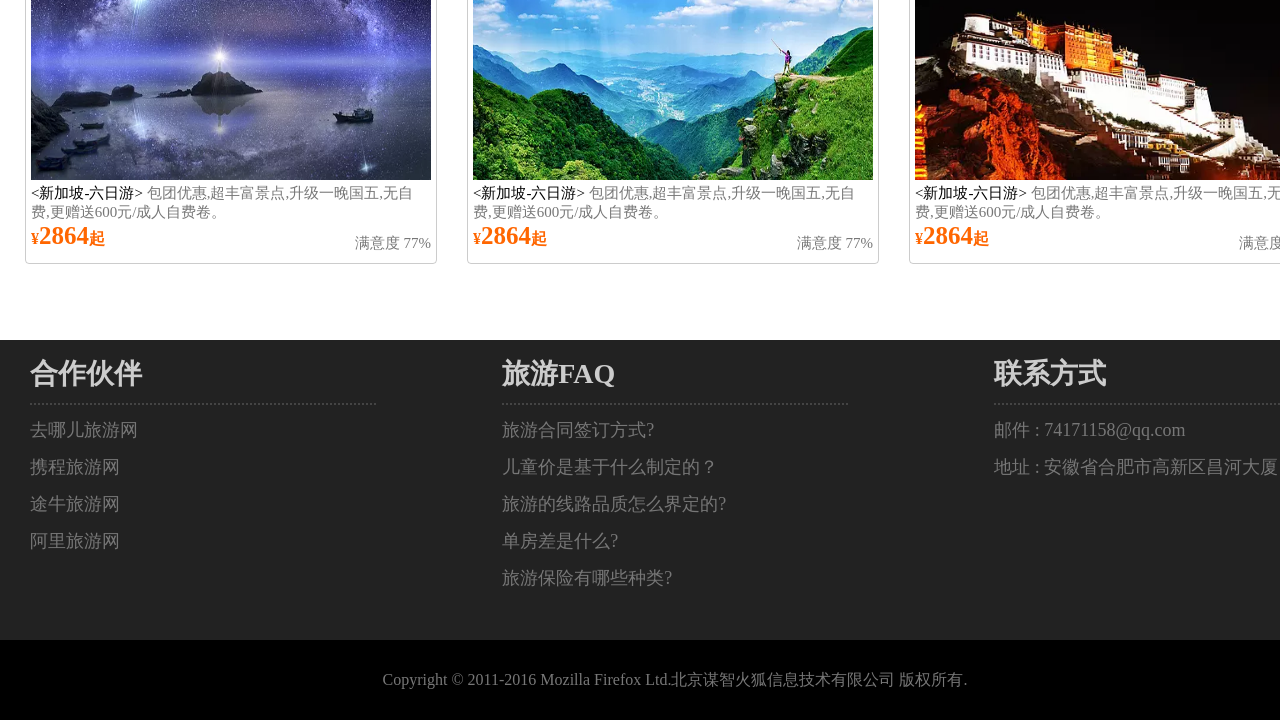
<file: 首页.html>
<!doctype html>
<html>
<head>
<meta charset="utf-8">
<title>首页</title>
<link rel="stylesheet" type="text/css" href="css/首页.css">
</head>

<body>
<div class="content">
	<header>
      <div class="head"> 
    	<div class="head_img">
          <img src="img/2.png">
        </div>
        <div class="head_text">
            <a href="首页.html"><div class="text_cont">首页</div></a>
            <a href="旅游咨询.html"><div class="text">旅游咨询</div></a>
            <a href="机票订购.html"><div class="text">机票订购</div></a>
            <a href="风景欣赏.html"><div class="text">风景欣赏</div></a>
            <a href="关于我们.html"><div class="text">公司简介</div></a>
        </div>
      </div>
    </header>
     <section class="cont_bg">
      <div class="img" id="cont">
        	<div class="img_1" style="left:-100%" id="list">
                <img src="img/103.jpg" id="img">
                <img src="img/104.jpg">
                <img src="img/100.jpg">
                <img src="img/101.jpg">
                <img src="img/102.jpg">
                <img src="img/103.jpg">
                <img src="img/104.jpg">
            </div>
            <div id="button" class="button">
                <span index="1" class="on"></span>
                <span index="2"></span>
                <span index="3"></span>
                <span index="4"></span>
                <span index="5"></span>
            </div>
            <a class="prev arrow" id="prev" onClick="left()"> < </a>
            <a class="next arrow" id="next" onClick="right()"> > </a>
		</div>
<script src="js/js.js"></script>
     
      <form action="###" method="post" class="cont_search">
        <input type="search" name="search" placeholder="请输入旅游景点或城市">
        <button type="submit" name="submit"><strong>搜索</strong></button>
      </form>
     </section>
    <section class="cont_place">
       <h1>热门旅游</h1>
       <h2>十年前,穷游诞生在德国汉堡一个中国留学生的宿舍里。</h2>
     <div class="place_cont">
       <div class="cont_img">
         <div class="place_cont_gncx">
          国内长线
         </div>
         <img src="img/10.jpg">
         <bdo><新加坡-六日游></bdo> 包团优惠,超丰富景点,升级一晚国五,无自费,更赠送600元/成人自费卷。<br>
         <b>2864</b><span class="span">满意度&nbsp;77%</span>
        </div>
        <div class="cont_img">
         <div class="place_cont_gncx">
          国内长线
         </div>
        <img src="img/51.jpg">
        <bdo><新加坡-六日游></bdo> 包团优惠,超丰富景点,升级一晚国五,无自费,更赠送600元/成人自费卷。<br>
        <b>2864</b><span class="span">满意度&nbsp;77%</span>
        </div>
         <div class="cont_img">
         <div class="place_cont_gncx">
          国内长线
         </div>
        <img src="img/3.jpg">
        <bdo><新加坡-六日游></bdo> 包团优惠,超丰富景点,升级一晚国五,无自费,更赠送600元/成人自费卷。<br>
        <b>2864</b><span class="span">满意度&nbsp;77%</span>
        </div>
         <div class="cont_img">
         <div class="place_cont_gncx">
          国内长线
         </div>
        <img src="img/4.jpg">
        <bdo><新加坡-六日游></bdo> 包团优惠,超丰富景点,升级一晚国五,无自费,更赠送600元/成人自费卷。<br>
        <b>2864</b><span class="span">满意度&nbsp;77%</span>
        </div>
         <div class="cont_img">
         <div class="place_cont_gncx">
          国内长线
         </div>
        <img src="img/5.jpg">
        <bdo><新加坡-六日游></bdo> 包团优惠,超丰富景点,升级一晚国五,无自费,更赠送600元/成人自费卷。<br>
        <b>2864</b><span class="span">满意度&nbsp;77%</span>
        </div>
         <div class="cont_img">
         <div class="place_cont_gncx">
          国内长线
         </div>
        <img src="img/6.jpg">
        <bdo><新加坡-六日游></bdo> 包团优惠,超丰富景点,升级一晚国五,无自费,更赠送600元/成人自费卷。<br>
        <b>2864</b><span class="span">满意度&nbsp;77%</span>
        </div>
         <div class="cont_img">
         <div class="place_cont_gncx">
          国内长线
         </div>
        <img src="img/7.jpg">
        <bdo><新加坡-六日游></bdo> 包团优惠,超丰富景点,升级一晚国五,无自费,更赠送600元/成人自费卷。<br>
        <b>2864</b><span class="span">满意度&nbsp;77%</span>
        </div>
         <div class="cont_img">
         <div class="place_cont_gncx">
          国内长线
         </div>
        <img src="img/8.jpg">
        <bdo><新加坡-六日游></bdo> 包团优惠,超丰富景点,升级一晚国五,无自费,更赠送600元/成人自费卷。<br>
        <b>2864</b><span class="span">满意度&nbsp;77%</span>
        </div>
         <div class="cont_img">
         <div class="place_cont_gncx">
          国内长线
         </div>
        <img src="img/9.jpg">
        <bdo><新加坡-六日游></bdo> 包团优惠,超丰富景点,升级一晚国五,无自费,更赠送600元/成人自费卷。<br>
        <b>2864</b><span class="span">满意度&nbsp;77%</span>    
       </div>
     </div>
    </section>
    <section class="cont_foot">
     <div class="foot_cont">
      <div class="foot_text">
        <div class="foot_title"><strong>合作伙伴</strong></div>
          <p>去哪儿旅游网</p>
          <p>携程旅游网</p>
          <p>途牛旅游网</p>
          <p>阿里旅游网</p>
        </div>
      <div class="foot_text">
        <div class="foot_title"><strong>旅游FAQ</strong></div>
          <p>旅游合同签订方式?</p>
          <p>儿童价是基于什么制定的？</p>
          <p>旅游的线路品质怎么界定的?</p>
          <p>单房差是什么?</p>
          <p>旅游保险有哪些种类?</p>
        </div>
      <div class="foot_text1">
        <div class="foot_title"><strong>联系方式</strong></div>
          <p>邮件 : 74171158@qq.com</p>
          <p>地址 : 安徽省合肥市高新区昌河大厦</p>
        </div>
     </div>
    </section>
	<footer>
      <div class="footer_cont">
      Copyright &copy; 2011-2016 Mozilla Firefox Ltd.北京谋智火狐信息技术有限公司 版权所有.
      </div>
    
    
    </footer>


</div>
</body>
</html>
</file>
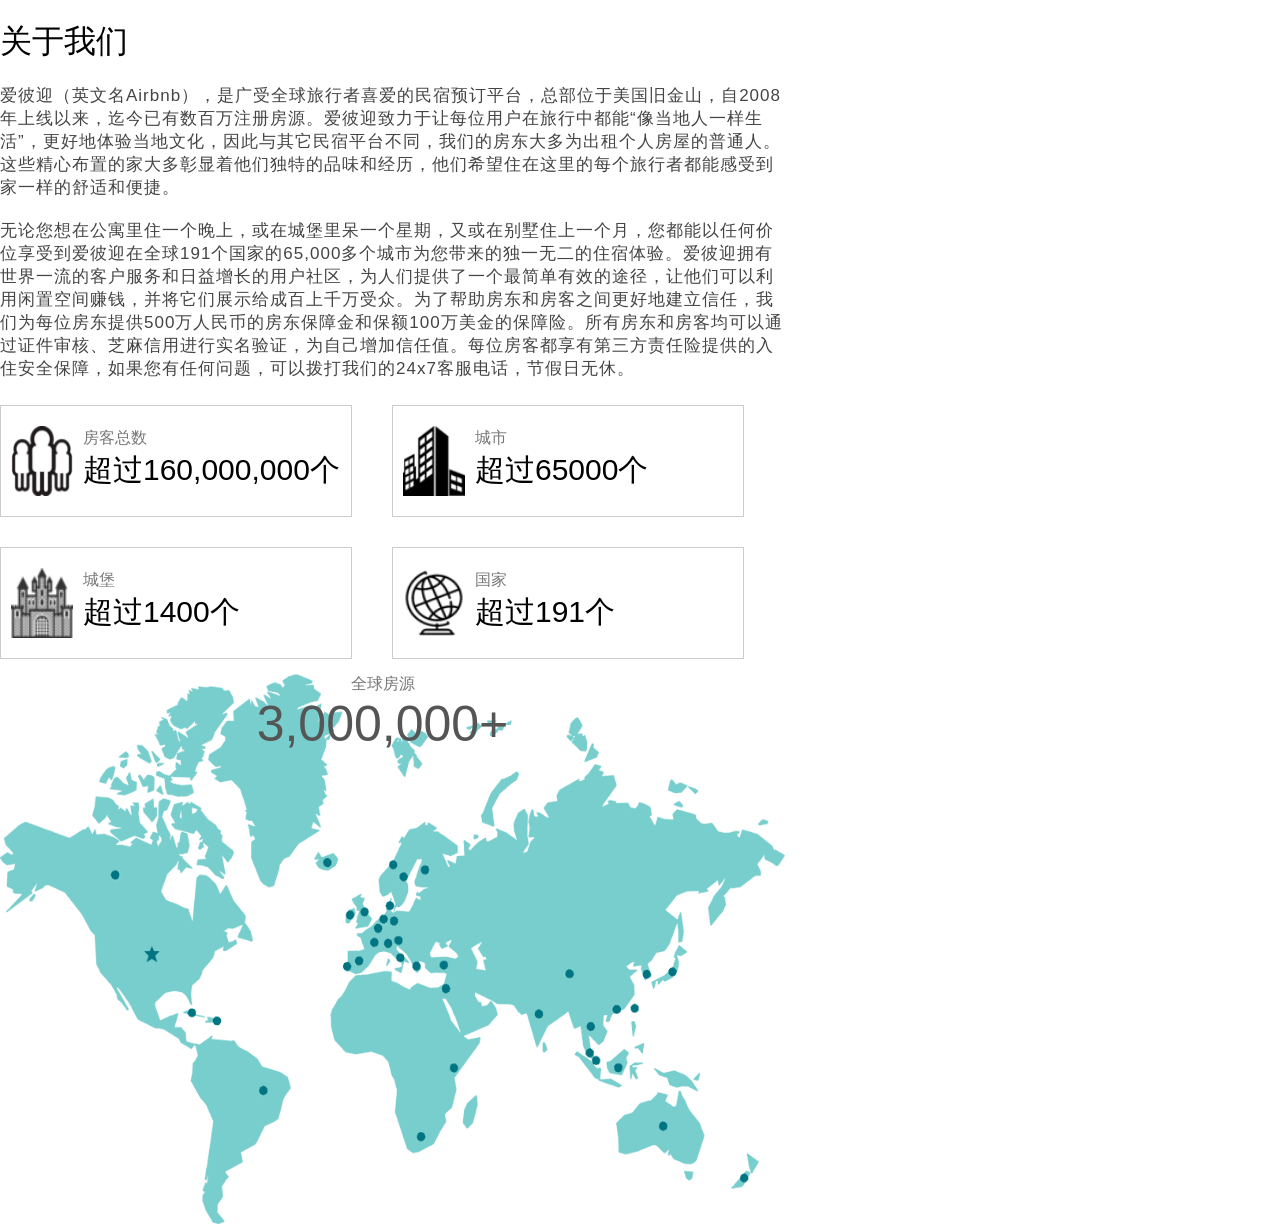
<file: html/about me.html>
<!doctype html>
<html>
<head>
<meta charset="utf-8">
<link rel="stylesheet" type="text/css" href="../css/about me.css">
<title>about me</title>
</head>

<body>
<div class="content">
    <h1>关于我们</h1>
    <p>爱彼迎（英文名Airbnb），是广受全球旅行者喜爱的民宿预订平台，总部位于美国旧金山，自2008年上线以来，迄今已有数百万注册房源。爱彼迎致力于让每位用户在旅行中都能“像当地人一样生活”，更好地体验当地文化，因此与其它民宿平台不同，我们的房东大多为出租个人房屋的普通人。这些精心布置的家大多彰显着他们独特的品味和经历，他们希望住在这里的每个旅行者都能感受到家一样的舒适和便捷。
    </p>
    <p>无论您想在公寓里住一个晚上，或在城堡里呆一个星期，又或在别墅住上一个月，您都能以任何价位享受到爱彼迎在全球191个国家的65,000多个城市为您带来的独一无二的住宿体验。爱彼迎拥有世界一流的客户服务和日益增长的用户社区，为人们提供了一个最简单有效的途径，让他们可以利用闲置空间赚钱，并将它们展示给成百上千万受众。为了帮助房东和房客之间更好地建立信任，我们为每位房东提供500万人民币的房东保障金和保额100万美金的保障险。所有房东和房客均可以通过证件审核、芝麻信用进行实名验证，为自己增加信任值。每位房客都享有第三方责任险提供的入住安全保障，如果您有任何问题，可以拨打我们的24x7客服电话，节假日无休。
    </p>
    <div class="fk">
     <img src="../img/r.png">
     <span>房客总数</span>
     <bdo>超过160,000,000个</bdo>
    </div>
    <div class="fk">
     <img src="../img/cs.png">
     <span>城市</span>
     <bdo>超过65000个</bdo>
    </div>
    <div class="fk">
     <img src="../img/cb.png">
     <span>城堡</span>
     <bdo>超过1400个</bdo>
    </div>
    <div class="fk">
     <img src="../img/dq.png">
     <span>国家</span>
     <bdo>超过191个</bdo>
    </div>
    <div class="dt">
        <span>全球房源</span>
        <bdo>3,000,000+</bdo>
    </div>
</div>
</body>
</html>
</file>
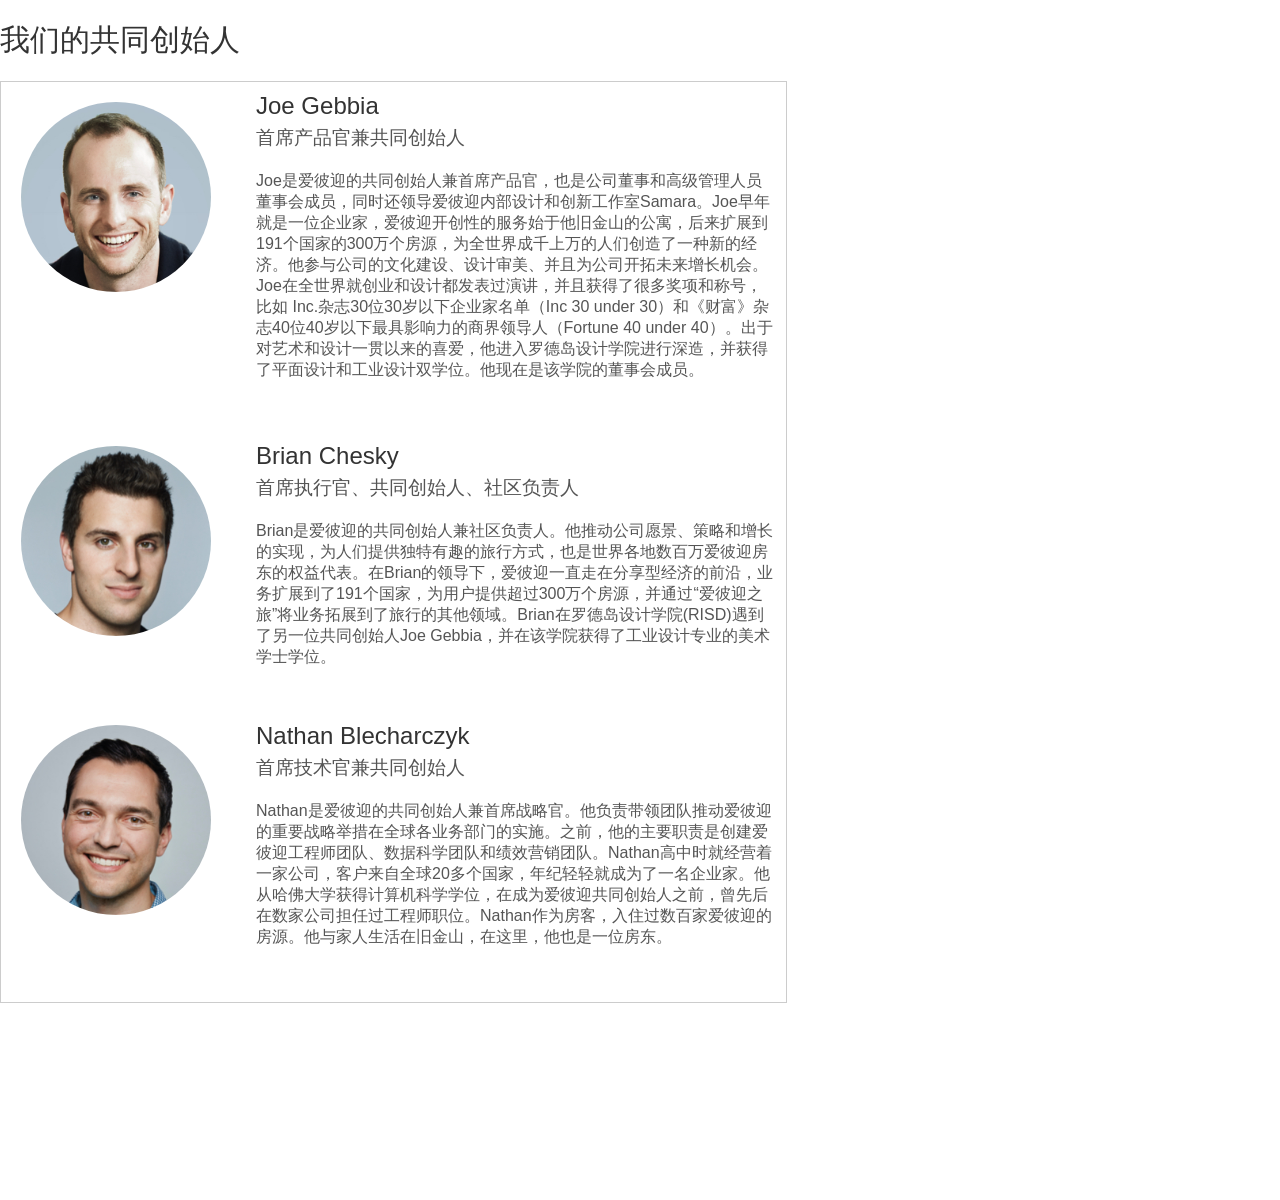
<file: html/创始人.html>
<!doctype html>
<html>
<head>
<meta charset="utf-8">
<link rel="stylesheet" type="text/css" href="../css/创始人.css">
<title>创始人</title>
</head>

<body>
  <div class="content">
     <span>我们的共同创始人</span>
     <div class="cont">
       <div class="left">
         <img src="../img/sb1.jpg">
         <img src="../img/sb2.jpg" class="img1">
         <img src="../img/sb3.jpg" class="img2">
       </div>
       <div class="right">
         <div class="joe">
          <h2>Joe Gebbia</h2>
		  <h3>首席产品官兼共同创始人</h3>

		  <p>Joe是爱彼迎的共同创始人兼首席产品官，也是公司董事和高级管理人员董事会成员，同时还领导爱彼迎内部设计和创新工作室Samara。Joe早年就是一位企业家，爱彼迎开创性的服务始于他旧金山的公寓，后来扩展到191个国家的300万个房源，为全世界成千上万的人们创造了一种新的经济。他参与公司的文化建设、设计审美、并且为公司开拓未来增长机会。Joe在全世界就创业和设计都发表过演讲，并且获得了很多奖项和称号，比如 Inc.杂志30位30岁以下企业家名单（Inc 30 under 30）和《财富》杂志40位40岁以下最具影响力的商界领导人（Fortune 40 under 40）。出于对艺术和设计一贯以来的喜爱，他进入罗德岛设计学院进行深造，并获得了平面设计和工业设计双学位。他现在是该学院的董事会成员。</p>
         </div>
         <div class="Brian">
           <h2>Brian Chesky</h2>
		   <h3>首席执行官、共同创始人、社区负责人</h3>

		   <p>Brian是爱彼迎的共同创始人兼社区负责人。他推动公司愿景、策略和增长的实现，为人们提供独特有趣的旅行方式，也是世界各地数百万爱彼迎房东的权益代表。在Brian的领导下，爱彼迎一直走在分享型经济的前沿，业务扩展到了191个国家，为用户提供超过300万个房源，并通过“爱彼迎之旅”将业务拓展到了旅行的其他领域。Brian在罗德岛设计学院(RISD)遇到了另一位共同创始人Joe Gebbia，并在该学院获得了工业设计专业的美术学士学位。</p>
         </div>
         <div>
            <h2>Nathan Blecharczyk</h2>
		    <h3>首席技术官兼共同创始人</h3>

		    <p>Nathan是爱彼迎的共同创始人兼首席战略官。他负责带领团队推动爱彼迎的重要战略举措在全球各业务部门的实施。之前，他的主要职责是创建爱彼迎工程师团队、数据科学团队和绩效营销团队。Nathan高中时就经营着一家公司，客户来自全球20多个国家，年纪轻轻就成为了一名企业家。他从哈佛大学获得计算机科学学位，在成为爱彼迎共同创始人之前，曾先后在数家公司担任过工程师职位。Nathan作为房客，入住过数百家爱彼迎的房源。他与家人生活在旧金山，在这里，他也是一位房东。</p>
         </div>
       </div>
     </div>
  </div>
</body>
</html>
</file>
<file: css/首页.css>
@charset "utf-8";
/* CSS Document */
body,html,{
	width:100%;
	height:100%;
	}
body,ul,ol,li,p,h1,h2,h3,h4,h5,h6,form,fieldset,table,td,img,div{
	margin:0;
	padding:0;
	border:0;
	}
.content{
	width:100%;
	min-width:1350px;
	}
header{
	width:100%;
	height:80px;
	background:#333;
	}
.head{
	width:1330px;
	height:100%;
	margin:0 auto;
	}
.head_img{
	width:50%;
	height:80%;
	padding-top:8px;
	float:left;
	}
.head_text{
	width:50%;
	float:left;
	height:100%;
	}
.text_cont{
	background:#000;
	color:#CCC;
	float:left;
	width:20%;
	height:100%;
	font-size:18px;
	text-align:center;
	line-height:78px;
	font-family:"微软雅黑";
	}
.text{
	float:left;
	width:20%;
	height:100%;
	color:#ccc;
	font-size:18px;
	text-align:center;
	line-height:78px;
	font-family:"微软雅黑";
	}
.text:hover{
	background:#000;
	color:#CCC;
	}
.cont_bg{
	width:100%;
	height:550px;
	position:relative;
	}
form input{
	width:370px;
	border-radius:8px;
	height:45px;
	border:hidden;
	font-size:18px;
	padding-left:10px;
	}
form button{
	width:100px;
	height:45px;
	border-radius:8px;
	border:hidden;
	background:#FFF;
	color:#777;
	font-size:18px;
	}
.cont_search{
	background-color: rgba(0,0,0,0.5);
	border-radius:8px;
	display:inline-block;
	position:absolute;
	z-index:15;
	bottom:200px;
	left:700px;
	padding:5px 8px 5px 5px;
	}
h1{
	text-align:center;
	font-size:45px;
	font-family:"微软雅黑";
	color:#666;
	margin:0 0 15px 0;
	}
h2{	
	text-align:center;
	font-size:18px;
	color:#666;
	}
.cont_place{
	padding-top:30px;
	width:100%;
	height:1230px;
	}
.place_cont{
	width:1330px;
	margin:0 auto;
	padding:10px;
	height:1100px;
	}
.place_cont_gncx{
	width:90px;
	height:25px;
	border-radius:0 0 5px 0;
	position:absolute;
	background:#0c3;
	text-align:center;
	line-height:25px;
	color:#FFF;
	}
.cont_img{
	width:400px;
	height:333px;
	font-size:15px;
	border:rgba(153,153,153,0.5) 1px solid;
	padding:5px 5px 0 5px;
	border-radius:4px;
	float:left;
	margin:15px;
	color:#777;
	position:relative;
	}
.cont_img img{
	width:400px;
	height:250px;
	}
b::before{
	content:'¥';
	font-size:16px;
	}
b::after{
	content:'起';
	font-size:16px;
	}
b{
	color:#ff6600;
	font-size:25px;	
	}
.span{
	float:right;
	color:#777;
	padding-top:12px;
	}
.cont_foot{
	width:100%;
	height:300px;
	background:#222222;
	}
.foot_cont{
	width:1330px;
	color:#777777;
	margin:0 auto;
	height:300px;
	margin-top:50px;
	}
.foot_text{
	width:26%;
	height:90%;
	float:left;
	font-size:18px;
	margin:0 8% 0 0;
	font-family:"微软雅黑";
	padding:5px 0 0 20px;
	}
.foot_title{
	font-size:28px;
	color:#CCC;
	border-bottom:2px #444 dotted;
	padding:10px 0 10px 0;
	font-family:"微软雅黑";
	}
.foot_text1{
	width:26%;
	height:90%;
	float:right;
	font-size:18px;
	font-family:"微软雅黑";
	padding:5px 0 0 20px;
	}
p{
	margin-top:13px;
	}
footer{
	height:80px;
	background:#000;
	}
.footer_cont{
	color:#777777;
	line-height:80px;
	text-align:center;
	width:760px;
	margin:0 auto;
	font-family:"微软雅黑"
	}
bdo{
	color:#000;
	}
.img{
	position: relative;
    width: 100%;
	height:550px;
	overflow:hidden;
	z-index:10
	}
.img img{
	width:1904px;
	float:left;
	}
.img_1{
	width:20000px;
	position:absolute;
	z-index:1;
	}
.button{
	position:absolute;
	height:50px;
	width:50%;
	z-index:2;
	bottom:10px	;
	right:100px;
	}
.button span{
	float:left;
	cursor:pointer;
	width:20px;
	height:20px;
	border-radius:50%;
	background:#CCC;
	margin-right:20px;
	}
.button .on{
	background:#333;
	}
.arrow{
	cursor:pointer;
	line-height:50px;
	text-align:center;
	font-size:50px;
	height:50px;
	position:absolute;
	z-index:2;
	top:250px;
	background:rgba(0,0,0,0.3);
	color:#fff;
	}
.prev{
	left:0;
	}
.next{
	right:0;
	}
</file>
<file: css/风景欣赏.css>
@charset "utf-8";
body,html,{
	width:100%;
	height:100%;
	}
body,ul,ol,li,p,h1,h2,h3,h4,h5,h6,form,fieldset,table,td,img,div{
	margin:0;
	padding:0;
	border:0;
	}
.content{
	width:100%;
	min-width:1350px;
	font-family:"微软雅黑";
	}
a{
	color:inherit; 
	}
header{
	width:100%;
	height:80px;
	background:#333;
	}
.head{
	width:1330px;
	height:100%;
	margin:0 auto;
	}
.head_img{
	width:665px;
	height:80%;
	padding-top:8px;
	float:left;
	}
.head_text{
	width:665px;
	float:left;
	height:100%;
	}
.text_cont{
	background:#000;
	color:#CCC;
	float:left;
	width:20%;
	height:100%;
	font-size:18px;
	text-align:center;
	line-height:78px;
	}
.text{
	float:left;
	width:20%;
	height:100%;
	color:#ccc;
	font-size:18px;
	text-align:center;
	line-height:78px;
	}
.text:hover{
	background:#000;
	color:#CCC;
	}
.bg_cont{
	background-color: rgba(3,3,3,0.1);
	width:100%;
	height:400px;
	}
.cont_bg{
	background:url(../img/103.jpg);
	width:100%;
	height:400px;
	}

form input{
	width:370px;
	border-radius:8px;
	height:45px;
	border:hidden;
	font-size:18px;
	padding-left:10px;
	}
form button{
	width:100px;
	height:45px;
	border-radius:8px;
	border:hidden;
	background:#FFF;
	color:#777;
	font-size:18px;
	}
.bg_cont h1{
	font-size:40px;
	color:#FFF;
	display:block;
	padding:130px 0 0 380px;
	}
.bg_cont h2{	
	font-size:22px;
	color:#FFF;
	display:block;
	padding:5px 0 0 380px;
	}
.cont{
	width:100%;
	height:1430px;
	}
.zx_content{
	width:1330px;
	height:1150px;
	margin:50px auto 0 auto;
	}
.left_content{
	width:931px;
	height:100%;
	font-size:13px;
	float:left;
	}
.left_title{
	width:930px;
	height:50px;
	line-height:50px;
	font-size:29px;
	font-weight:800;
	}
.lf_title_rmtj{
	width:135px;
	height:48px;
	line-height:50px;
	background:#FFF;
	border-top:2px #008001 solid;
	text-align:center;
	float:left;
	font-size:16px;
	}
.lf_title_xstj{
	width:135px;
	height:50px;
	line-height:50px;
	text-align:center;
	float:left;
	font-size:16px;
	}
.left_cont{
	width:440px;
	height:370px;
	font-size:15px;
	border:rgba(153,153,153,0.4) 1px solid;
	padding:5px 5px 0 5px;
	border-radius:4px;
	float:left;
	margin:18px 5px 18px 5px;
	color:#777;	
	}
.left_cont img{
	width:440px;
	height:320px;
	float:left;
	}
.left_cont p{
	display:block;
	height:40px;
	text-align:center;
	line-height:50px;
	font-size:17px;
	}
.span{
	border:green 1px solid;
	color:#000;
	padding:0 5px 0 5px;
	border-radius:5px;
	}
.left_but{
	display:block;
	margin:0 auto;
	width:200px;
	height:50px;
	border-radius:10px;
	border:1px #ccc solid;
	background-color:rgba(0,0,0,0.02);
	margin-top:30px;
	font-size:18px;
	clear:left;
	font-family:微软雅黑;
	color:#666;
	}
.right_content{
	width:29%;
	height:100%;
	float:right;
	}
.right_title{
	width:98%;
	height:50px;
	color:#444;
	background-color:rgba(0,0,0,0.03);
	font-size:21px;
	line-height:50px;
	padding-left:8px;
	}
.right_ttl{
	width:99%;
	height:395px;
	border:1px solid rgba(153,153,153,0.4) ;
	}
.right_foot{
	width:100%;
	height:165px;
	border:1px solid rgba(153,153,153,0.4) ;
	margin-top:20px;
	}
.right_foot_cont{
	width:94%;
	margin:8px auto;
	height:100%;
	}
.footer_text{
	float:left;
	background:#eee;
	width:47%;
	height:40px;
	margin:5px;
	}
.footer_text img{
	margin:10px 10px 0 10px;
	float:left;
	}
.footer_text span{
	color:#999;
	font-size:16px;
	display:block;
	float:left;
	line-height:40px;
	}
.ul{
	list-style:none;
	display:block;
	width:95%;
	height:350px;
	margin:10px auto;
	font-size:16px;
	}
.ul li{
	display:block;
	float:left;
	width:29%;
	height:40px;
	background:#eee;
	margin:3px;
	line-height:40px;
	color:#888;
	padding-left:8px;
	}
.right_img{
	width:99%;
	height:760px;
	border:1px solid rgba(153,153,153,0.4);
	margin-top:15px;
	}
.ul_img{
	list-style:none;
	margin-top:25px;
	}
.ul_img li{
	display:block;
	width:45%;
	height:170px;
	float:left;
	padding:0 0 0 13px;
	text-align:center;
	line-height:24px;
	}
.ul_img li span{
	text-align:center;
	font-size:16px;
	color:#777;
	}
.ul_img li img{
	width:100%;
	height:130px;
	}
.cont_foot{
	width:100%;
	height:300px;
	background:#222222;
	}
.foot_cont{
	width:1330px;
	color:#777777;
	margin:0 auto;
	height:300px;
	}
.foot_text{
	width:26%;
	height:90%;
	float:left;
	font-size:18px;
	margin:0 8% 0 0;
	font-family:"微软雅黑";
	padding:5px 0 0 20px;
	}
.foot_text1{
	width:26%;
	height:90%;
	float:right;
	font-size:18px;
	font-family:"微软雅黑";
	padding:5px 0 0 20px;
	}
.foot_title{
	font-size:28px;
	color:#CCC;
	border-bottom:2px #444 dotted;
	padding:10px 0 10px 0;
	font-family:"微软雅黑";
	}
p{
	margin-top:13px;
	}
footer{
	height:80px;
	background:#000;
	}
.footer_cont{
	color:#777777;
	line-height:80px;
	text-align:center;
	width:760px;
	margin:0 auto;
	font-family:"微软雅黑"
	}
bdo{
	color:#000;
	}/* CSS Document */
</file>
<file: css/关于我们.css>
@charset "utf-8";
body,html,{
	width:100%;
	height:100%;
	}
body,ul,ol,li,p,h1,h2,h3,h4,h5,h6,form,fieldset,table,td,img,div{
	margin:0;
	padding:0;
	border:0;
	}
.content{
	width:100%;
	min-width:1350px;
	font-family:"微软雅黑";
	}
a{
	color:inherit; 
	}
header{
	width:100%;
	height:80px;
	background:#333;
	}
.head{
	width:1330px;
	height:100%;
	margin:0 auto;
	}
.head_img{
	width:665px;
	height:80%;
	padding-top:8px;
	float:left;
	}
.head_text{
	width:665px;
	float:left;
	height:100%;
	}
.text_cont{
	background:#000;
	color:#CCC;
	float:left;
	width:20%;
	height:100%;
	font-size:18px;
	text-align:center;
	line-height:78px;
	}
.text{
	float:left;
	width:20%;
	height:100%;
	color:#ccc;
	font-size:18px;
	text-align:center;
	line-height:78px;
	}
.text:hover{
	background:#000;
	color:#CCC;
	}
.bg_cont{
	background-color: rgba(3,3,3,0.1);
	width:100%;
	height:400px;
	}
.cont_bg{
	background:url(../img/102.jpg);
	width:100%;
	height:400px;
	}

form input{
	width:370px;
	border-radius:8px;
	height:45px;
	border:hidden;
	font-size:18px;
	padding-left:10px;
	}
form button{
	width:100px;
	height:45px;
	border-radius:8px;
	border:hidden;
	background:#FFF;
	color:#777;
	font-size:18px;
	}
.bg_cont h1{
	font-size:40px;
	color:#FFF;
	display:block;
	padding:130px 0 0 380px;
	}
.bg_cont h2{	
	font-size:22px;
	color:#FFF;
	display:block;
	padding:5px 0 0 380px;
	}
.cont{
	width:100%;
	height:1430px;
	}
.zx_content{
	width:1330px;
	height:1150px;
	margin:50px auto 0 auto;
	}
.left_content{
	width:931px;
	height:100%;
	font-size:13px;
	float:left;
	}
.left_title{
	width:100px;
	height:1200px;
	line-height:50px;
	font-size:20px;
	float:left;
	}
.left_title a{
	display:inline-block;
	text-decoration:none;
	color:#777;
	}
.a1{
	margin-top:50px;}
.left_title a:hover{
	color:#000;
	}
#myframe{
	width:830px;
	height:1250px;
	float:right;
	border:hidden;
	}
.left_cont{
	width:440px;
	height:370px;
	font-size:15px;
	border:rgba(153,153,153,0.4) 1px solid;
	padding:5px 5px 0 5px;
	border-radius:4px;
	float:left;
	margin:18px 5px 18px 5px;
	color:#777;	
	}
.left_cont img{
	width:440px;
	height:320px;
	float:left;
	}
.left_cont p{
	display:block;
	height:40px;
	text-align:center;
	line-height:50px;
	font-size:17px;
	}
.span{
	border:green 1px solid;
	color:#000;
	padding:0 5px 0 5px;
	border-radius:5px;
	}
.left_but{
	display:block;
	margin:0 auto;
	width:200px;
	height:50px;
	border-radius:10px;
	border:1px #ccc solid;
	background-color:rgba(0,0,0,0.02);
	margin-top:30px;
	font-size:18px;
	clear:left;
	font-family:微软雅黑;
	color:#666;
	}
.right_content{
	width:29%;
	height:100%;
	float:right;
	}
.right_title{
	width:98%;
	height:50px;
	color:#444;
	background-color:rgba(0,0,0,0.03);
	font-size:21px;
	line-height:50px;
	padding-left:8px;
	}
.right_ttl{
	width:99%;
	height:395px;
	border:1px solid rgba(153,153,153,0.4) ;
	}
.right_foot{
	width:100%;
	height:165px;
	border:1px solid rgba(153,153,153,0.4) ;
	margin-top:20px;
	}
.right_foot_cont{
	width:94%;
	margin:8px auto;
	height:100%;
	}
.footer_text{
	float:left;
	background:#eee;
	width:47%;
	height:40px;
	margin:5px;
	}
.footer_text img{
	margin:10px 10px 0 10px;
	float:left;
	}
.footer_text span{
	color:#999;
	font-size:16px;
	display:block;
	float:left;
	line-height:40px;
	}
.ul{
	list-style:none;
	display:block;
	width:95%;
	height:350px;
	margin:10px auto;
	font-size:16px;
	}
.ul li{
	display:block;
	float:left;
	width:29%;
	height:40px;
	background:#eee;
	margin:3px;
	line-height:40px;
	color:#888;
	padding-left:8px;
	}
.right_img{
	width:99%;
	height:760px;
	border:1px solid rgba(153,153,153,0.4);
	margin-top:15px;
	}
.ul_img{
	list-style:none;
	margin-top:25px;
	}
.ul_img li{
	display:block;
	width:45%;
	height:170px;
	float:left;
	padding:0 0 0 13px;
	text-align:center;
	line-height:24px;
	}
.ul_img li span{
	text-align:center;
	font-size:16px;
	color:#777;
	}
.ul_img li img{
	width:100%;
	height:130px;
	}
.cont_foot{
	width:100%;
	height:300px;
	background:#222222;
	}
.foot_cont{
	width:1330px;
	color:#777777;
	margin:0 auto;
	height:300px;
	}
.foot_text{
	width:26%;
	height:90%;
	float:left;
	font-size:18px;
	margin:0 8% 0 0;
	font-family:"微软雅黑";
	padding:5px 0 0 20px;
	}
.foot_text1{
	width:26%;
	height:90%;
	float:right;
	font-size:18px;
	font-family:"微软雅黑";
	padding:5px 0 0 20px;
	}
.foot_title{
	font-size:28px;
	color:#CCC;
	border-bottom:2px #444 dotted;
	padding:10px 0 10px 0;
	font-family:"微软雅黑";
	}
p{
	margin-top:13px;
	}
footer{
	height:80px;
	background:#000;
	}
.footer_cont{
	color:#777777;
	line-height:80px;
	text-align:center;
	width:760px;
	margin:0 auto;
	font-family:"微软雅黑"
	}
bdo{
	color:#000;
	}
</file>
<file: css/机票订购.css>
@charset "utf-8";
body,html,{
	width:100%;
	height:100%;
	}
body,ul,ol,li,p,h1,h2,h3,h4,h5,h6,form,fieldset,table,td,img,div{
	margin:0;
	padding:0;
	border:0;
	}
.content{
	width:100%;
	min-width:1350px;
	font-family:"微软雅黑";
	}
a{
	color:inherit; 
	}
header{
	width:100%;
	height:80px;
	background:#333;
	}
.head{
	width:1330px;
	height:100%;
	margin:0 auto;
	}
.head_img{
	width:665px;
	height:80%;
	padding-top:8px;
	float:left;
	}
.head_text{
	width:665px;
	float:left;
	height:100%;
	}
.text_cont{
	background:#000;
	color:#CCC;
	float:left;
	width:20%;
	height:100%;
	font-size:18px;
	text-align:center;
	line-height:78px;
	}
.text{
	float:left;
	width:20%;
	height:100%;
	color:#ccc;
	font-size:18px;
	text-align:center;
	line-height:78px;
	}
.text:hover{
	background:#000;
	color:#CCC;
	}
.bg_cont{
	background-color: rgba(3,3,3,0.1);
	width:100%;
	height:400px;
	}
.cont_bg{
	background:url(../img/101.jpg);
	width:100%;
	height:400px;
	}

form input{
	width:370px;
	border-radius:8px;
	height:45px;
	border:hidden;
	font-size:18px;
	padding-left:10px;
	}
form button{
	width:100px;
	height:45px;
	border-radius:8px;
	border:hidden;
	background:#FFF;
	color:#777;
	font-size:18px;
	}
.bg_cont h1{
	font-size:40px;
	color:#FFF;
	display:block;
	padding:130px 0 0 380px;
	}
.bg_cont h2{	
	font-size:22px;
	color:#FFF;
	display:block;
	padding:5px 0 0 380px;
	}
.cont{
	width:100%;
	height:1430px;
	}
.zx_content{
	width:1330px;
	height:1150px;
	margin:50px auto 0 auto;
	}
.left_content{
	width:919px;
	height:100%;
	font-size:13px;
	float:left;
	}
.left_title{
	width:918px;
	height:65px;
	border-bottom:1px dashed #999;
	color:#555;
	}
.left_cont_input{
	width:800px;
	font-size:20px;
	color:#666;
	float:left;
	
	}
.left_cont_input input{
	width:250px;
	height:42px;
	margin:15px 30px 0 10px;
	border-radius:3px;
	border:1px #ccc solid;
	padding-left:10px;
	font-size:18px;
	}
.span1{
	display:inline-block;
	margin-top:60px;
	font-size:30px;
	font-weight:400;
	color:#555;
	}
.left_title span{
	font-size:29px;
	font-weight:400;
	}
.lf_title_cont{
	float:right;
	line-height:30px;
	background:#009900;
	width:50px;
	height:30px;
	margin:10px;
	text-align:center;
	color:#FFF;
	}
.lf_ttl_cont{
	float:right;
	line-height:30px;
	width:50px;
	height:30px;
	margin:10px;
	text-align:center;
	}
.left_cont_ttl{
	widtn:918px;
	height:315px;
	border-bottom:1px dashed #999;
	}
.left_cont_text{
	width:918px;
	height:75px;
	font-size:18px;
	color:#555}
.left_cont_text span{
	padding:5px 10px;
	line-height:75px;
	background:#080;
	width:50px;
	height:30px;
	margin:10px;
	text-align:center;
	color:#FFF;
	border-radius:3px;
	}
.left_cont_but{
	width:100px;
	height:100px;
	float:right;
	margin:18px 15px 0 0;
	border-radius:3px;
	background:#F60;
	color:#FFF;
	border:hidden;
	font-size:20px;
	}
.ul1{
	list-style:none;
	}
.ul1 li{
	display:inline-block;
	}
.ul2{
	display:inline-block;
	width:918px;
	height:90px;
	line-height:80px;
	list-style:none;
	font-size:19px;
	color:#666;
	}
.ul2 li{
	display:inline-block;
	padding:5px 11px;
	}
.ul2 span{
	background:#080;
	color:#FFF;
	padding:6px 1px;
	border-radius:4px;
	}
table{
	border:1px solid rgba(153,153,153,0.4);
	width:920px;
	height:650px;
	font-size:20px;
	color:#555;
	border-collapse:collapse;
	}
table tr td{
	border:1px solid #ccc;
	text-align:center;
	}
table tr:hover{
	background:rgba(0,0,0,0.1);
	}
.tr{
	background-color:rgba(0,255,255,0.08);
	}
.td1{
	color:#ff6600
	}
table tr td button{
	width:80px;
	height:30px;
	background:#F60;
	border:hidden;
	border-radius:5px;
	color:#FFF;
	font-size:18px;
	}
.left_but{
	display:block;
	margin:0 auto;
	width:200px;
	height:50px;
	border-radius:10px;
	border:1px #999 solid;
	background-color:rgba(0,0,0,0);
	margin-top:30px;
	font-size:18px;
	}
.right_content{
	width:29%;
	height:100%;
	float:right;
	}
.right_title{
	width:98%;
	height:50px;
	color:#444;
	background-color:rgba(0,0,0,0.04);
	font-size:21px;
	line-height:50px;
	padding-left:8px;
	}
.right_ttl{
	width:99%;
	height:395px;
	border:1px solid rgba(153,153,153,0.4);
	}
.right_foot{
	width:100%;
	height:165px;
	border:1px solid rgba(153,153,153,0.4);
	margin-top:20px;
	}
.right_foot_cont{
	width:94%;
	margin:8px auto;
	height:100%;
	}
.footer_text{
	float:left;
	background:#eee;
	width:47%;
	height:40px;
	margin:5px;
	}
.footer_text img{
	margin:10px 10px 0 10px;
	float:left;
	}
.footer_text span{
	color:#999;
	font-size:16px;
	display:block;
	float:left;
	line-height:40px;
	}
.ul{
	list-style:none;
	display:block;
	width:95%;
	height:350px;
	margin:10px auto;
	font-size:16px;
	}
.ul li{
	display:block;
	float:left;
	width:29%;
	height:40px;
	background:#eee;
	margin:3px;
	line-height:40px;
	color:#888;
	padding-left:8px;
	}
.right_img{
	width:99%;
	height:760px;
	border:1px solid rgba(153,153,153,0.3);
	margin-top:15px;
	}
.ul_img{
	list-style:none;
	margin-top:25px;
	}
.ul_img li{
	display:block;
	width:45%;
	height:170px;
	float:left;
	padding:0 0 0 13px;
	text-align:center;
	line-height:24px;
	}
.ul_img li span{
	text-align:center;
	font-size:16px;
	color:#777;
	}
.ul_img li img{
	width:100%;
	height:130px;
	}
.cont_foot{
	width:100%;
	height:300px;
	background:#222222;
	}
.foot_cont{
	width:1330px;
	color:#777777;
	margin:0 auto;
	height:300px;
	}
.foot_text{
	width:26%;
	height:90%;
	float:left;
	font-size:18px;
	margin:0 8% 0 0;
	font-family:"微软雅黑";
	padding:5px 0 0 20px;
	}
.foot_text1{
	width:26%;
	height:90%;
	float:right;
	font-size:18px;
	font-family:"微软雅黑";
	padding:5px 0 0 20px;
	}
.foot_title{
	font-size:28px;
	color:#CCC;
	border-bottom:2px #444 dotted;
	padding:10px 0 10px 0;
	font-family:"微软雅黑";
	}
p{
	margin-top:13px;
	}
footer{
	height:80px;
	background:#000;
	}
.footer_cont{
	color:#777777;
	line-height:80px;
	text-align:center;
	width:760px;
	margin:0 auto;
	font-family:"微软雅黑"
	}
bdo{
	color:#000;
	}/* CSS Document */
</file>
<file: css/旅游咨询.css>
@charset "utf-8";
body,html,{
	width:100%;
	height:100%;
	}
body,ul,ol,li,p,h1,h2,h3,h4,h5,h6,form,fieldset,table,td,img,div{
	margin:0;
	padding:0;
	border:0;
	}
.content{
	width:100%;
	min-width:1350px;
	font-family:"微软雅黑";
	}
a{
	color:inherit; 
	}
header{
	width:100%;
	height:80px;
	background:#333;
	}
.head{
	width:1330px;
	height:100%;
	margin:0 auto;
	}
.head_img{
	width:665px;
	height:80%;
	padding-top:8px;
	float:left;
	}
.head_text{
	width:665px;
	float:left;
	height:100%;
	}
.text_cont{
	background:#000;
	color:#CCC;
	float:left;
	width:20%;
	height:100%;
	font-size:18px;
	text-align:center;
	line-height:78px;
	}
.text{
	float:left;
	width:20%;
	height:100%;
	color:#ccc;
	font-size:18px;
	text-align:center;
	line-height:78px;
	}
.text:hover{
	background:#000;
	color:#CCC;
	}
.bg_cont{
	background-color: rgba(3,3,3,0.1);
	width:100%;
	height:400px;
	}
.cont_bg{
	background:url(../img/100.jpg);
	width:100%;
	height:400px;
	}

form input{
	width:370px;
	border-radius:8px;
	height:45px;
	border:hidden;
	font-size:18px;
	padding-left:10px;
	}
form button{
	width:100px;
	height:45px;
	border-radius:8px;
	border:hidden;
	background:#FFF;
	color:#777;
	font-size:18px;
	}
.bg_cont h1{
	font-size:40px;
	color:#FFF;
	display:block;
	padding:130px 0 0 380px;
	}
.bg_cont h2{	
	font-size:22px;
	color:#FFF;
	display:block;
	padding:5px 0 0 380px;
	}
.cont{
	width:100%;
	height:1200px;
	}
.zx_content{
	width:1330px;
	height:1150px;
	margin:50px auto 0 auto;
	}
.left_content{
	width:919px;
	height:100%;
	font-size:13px;
	float:left;
	}
.left_title{
	width:918px;
	height:50px;
	background:#eeeeee;
	color:#6f6f6f;
	}
.selected{
	width:135px;
	height:48px;
	line-height:50px;
	background:#FFF;
	border-top:2px #008001 solid;
	text-align:center;
	float:left;
	font-size:16px;
	cursor:pointer;
	}
.lf_title_rmtj{
	width:135px;
	height:50px;
	line-height:50px;
	text-align:center;
	float:left;
	font-size:16px;
	cursor:pointer;
	}
.lf_title_cont{
	float:right;
	line-height:30px;
	background:#009900;
	width:50px;
	height:30px;
	margin:10px;
	text-align:center;
	color:#FFF;
	}
.lf_ttl_cont{
	float:right;
	line-height:30px;
	width:50px;
	height:30px;
	margin:10px;
	text-align:center;
	}
.left_cont{
	width:918px;
	height:260px;
	margin:50px 0 20px 0;
	border:1px solid rgba(153,153,153,0.4);
	position:relative;
	}
.left_cont .img{
	width:60px;
	height:60px;
	right:0;
	position:absolute;
	}
.place_cont_gncx{
	width:90px;
	height:25px;
	border-radius:0 0 5px 0;
	position:absolute;
	background:#0c3;
	text-align:center;
	line-height:25px;
	color:#FFF;
	}
.left_cont img{
	width:385px;
	height:260px;
	float:left;
	}
.left_cont_text{
	float:left;
	width:280px;
	height:200px;
	margin-left:40px;
	margin-top:25px;
	}
.left_text{
	color:#777;
	font-size:16px;
	margin-top:30px;
	}
.left_cont_text bdo{
	font-size:25px;
	color:#333;
	}
.lf_text{
	color:#777;
	font-size:16px;
	margin-top:5px;
	}
.left_cont_text p{
	font-size:17px;
	color:#333;
	}
.left_cont_foot{
	float:left;
	width:493px;
	height:36px;
	background-color:rgba(0,0,0,0.02);
	margin-left:20px;
	line-height:36px;
	color:#666;
	font-size:16px;
	padding-left:20px;
	}
.left_cont_foot span{
	color:#009900;
	}
.span{
	border:green 1px solid;
	color:#000;
	padding:0 5px 0 5px;
	border-radius:5px;
	}
.left_cont_2864{
	float:right;
	width:200px;
	height:110px;
	margin-top:65px;
	color:#ff6600;
	font-size:34px;	
	}
.left_cont_2864 b::before{
	content:'¥';
	font-size:19px;
	}
s{
	font-size:19px;
	color:#999;
	}
.left_cont_2864 button{
	font-size:20px;
	background:#ff6600;
	border:hidden;
	color:#FFF;
	width:150px;
	height:40px;
    line-height:18px;
	font-family:"微软雅黑";
	border-radius:3px;
	}
.left_but{
	display:block;
	margin:0 auto;
	width:200px;
	height:50px;
	border-radius:10px;
	border:1px #999 solid;
	background-color:rgba(0,0,0,0);
	margin-top:30px;
	font-size:18px;
	}
.right_content{
	width:29%;
	height:100%;
	float:right;
	}
.right_title{
	width:98%;
	height:50px;
	color:#444;
	background-color:rgba(0,0,0,0.04);
	font-size:21px;
	line-height:50px;
	padding-left:8px;
	}
.right_ttl{
	width:99%;
	height:395px;
	border:1px solid rgba(153,153,153,0.4);
	}
.right_foot{
	width:100%;
	height:165px;
	border:1px solid rgba(153,153,153,0.4);
	margin-top:20px;
	}
.right_foot_cont{
	width:94%;
	margin:8px auto;
	height:100%;
	}
.footer_text{
	float:left;
	background:#eee;
	width:47%;
	height:40px;
	margin:5px;
	}
.footer_text img{
	margin:10px 10px 0 10px;
	float:left;
	}
.footer_text span{
	color:#999;
	font-size:16px;
	display:block;
	float:left;
	line-height:40px;
	}
.ul{
	list-style:none;
	display:block;
	width:95%;
	height:350px;
	margin:10px auto;
	font-size:16px;
	}
.ul li{
	display:block;
	float:left;
	width:29%;
	height:40px;
	background:#eee;
	margin:3px;
	line-height:40px;
	color:#888;
	padding-left:8px;
	}
.right_img{
	width:99%;
	height:760px;
	border:1px solid rgba(153,153,153,0.3);
	margin-top:15px;
	}
.ul_img{
	list-style:none;
	margin-top:25px;
	}
.ul_img li{
	display:block;
	width:45%;
	height:170px;
	float:left;
	padding:0 0 0 13px;
	text-align:center;
	line-height:24px;
	}
.ul_img li span{
	text-align:center;
	font-size:16px;
	color:#777;
	}
.ul_img li img{
	width:100%;
	height:130px;
	}
.cont_foot{
	width:100%;
	height:300px;
	background:#222222;
	margin-top:480px;
	}
.foot_cont{
	width:1330px;
	color:#777777;
	margin:0 auto;
	height:300px;
	}
.foot_text{
	width:26%;
	height:90%;
	float:left;
	font-size:18px;
	margin:0 8% 0 0;
	font-family:"微软雅黑";
	padding:5px 0 0 20px;
	}
.foot_text1{
	width:26%;
	height:90%;
	float:right;
	font-size:18px;
	font-family:"微软雅黑";
	padding:5px 0 0 20px;
	}
.foot_title{
	font-size:28px;
	color:#CCC;
	border-bottom:2px #444 dotted;
	padding:10px 0 10px 0;
	font-family:"微软雅黑";
	}
p{
	margin-top:13px;
	}
footer{
	height:80px;
	background:#000;
	}
.footer_cont{
	color:#777777;
	line-height:80px;
	text-align:center;
	width:760px;
	margin:0 auto;
	font-family:"微软雅黑"
	}
bdo{
	color:#000;
	}

.none{
	display:none;
	}
.show{
	display:block;
	}
.left_cont_10{
	width:435px;
	height:370px;
	font-size:15px;
	border:rgba(153,153,153,0.4) 1px solid;
	padding:5px 5px 0 5px;
	border-radius:4px;
	float:left;
	margin:18px 5px 18px 5px;
	color:#777;	
	}
.left_cont_10 img{
	width:435px;
	height:320px;
	float:left;
	}

.left_cont_10 p{
	display:block;
	height:40px;
	text-align:center;
	line-height:50px;
	font-size:17px;
	}
.cont_1{
	height:1000px;
	}
</file>
<file: css/about me.css>
@charset "utf-8";
body,html,{
	width:100%;
	height:100%;
	}
body,ul,ol,li,p,h1,h2,h3,h4,h5,h6,form,fieldset,table,td,img,div{
	margin:0;
	padding:0;
	border:0;
	}
.content{
	font-family: "Hiragino Sans GB","华文细黑","STHeiti","微软雅黑","Microsoft YaHei",SimHei,"Helvetica Neue",Helvetica,Arial,sans-serif;
	width:785px;
	height:1210px;
	}
h1{
	font-weight:400;
	margin:10px 0;
	margin-top:20px;
	}
.content p{
	display:inline-block;
	margin:10px 0 10px 0;
	letter-spacing:1px;
	font-size:17px;
	color:#444;
	}
.fk{
	width:350px;
	height:100px;
	margin:15px 40px 15px 0;
	font-size:30px;
	float:left;
	border:1px #ccc solid;
	padding-top:10px;
	}

.fk img{
	width:62px;
	height:70px;
	display:inline-block;
	vertical-align:top;
	float:left;
	margin:10px;
	}
.fk span{
	display:inline-block;
	width:260px;
	height:16px;
	font-size:16px;
	line-height:16px;
	color:#777;
	}
.fk bdo{
	display:inline-block;
	width:268px;
	height:40px;
	float:right;
	}
.dt{
	background:url(../img/dt.png);
	width:785px;
	height:550px;
	background-size:785px 550px;
	clear:left;
	}
.dt span{
	width:765px;
	display:block;
	color:#777;
	text-align:center;
	}
.dt bdo{
	width:765px;
	display:block;
	font-size:50px;
	color:#555;
	text-align:center;
	}
</file>
<file: css/创始人.css>
@charset "utf-8";
body,html,{
	width:100%;
	height:100%;
	}
body,ul,ol,li,p,h1,h2,h3,h4,h5,h6,form,fieldset,table,td,img,div{
	margin:0;
	padding:0;
	border:0;
	}
.content{
	font-family: "Hiragino Sans GB","华文细黑","STHeiti","微软雅黑","Microsoft YaHei",SimHei,"Helvetica Neue",Helvetica,Arial,sans-serif;
	width:785px;
	height:1200px;
	}
.content span{
	display:inline-block;
	margin-top:20px;
	font-size:30px;
	color:#333;
	}
.cont{
	border:1px solid #ccc;
	width:785px;
	height:920px;
	margin-top:20px;
	}
.left{
	width:215px;
	height:920px;
	float:left;
	padding:20px;
	}
.left img{
	border-radius:50%;
	width:190px;
	height:190px;
	}
.right{
	float:left;
	width:520px;
	color:#555;
	}
.joe{
	height:350px;
	}
h2{
	width:520px;
	font-weight:400;
	color:#333;
	display:inline-block;
	margin-top:10px;
	}
h3{
	font-weight:400;
	color:#555;
	display:inline-block;
	margin:5px 0 20px 0;
	}
.Brian{
	height:280px;
	}
.img1{
	margin-top:150px;
	}
.img2{
	margin-top:85px;
	}
</file>
